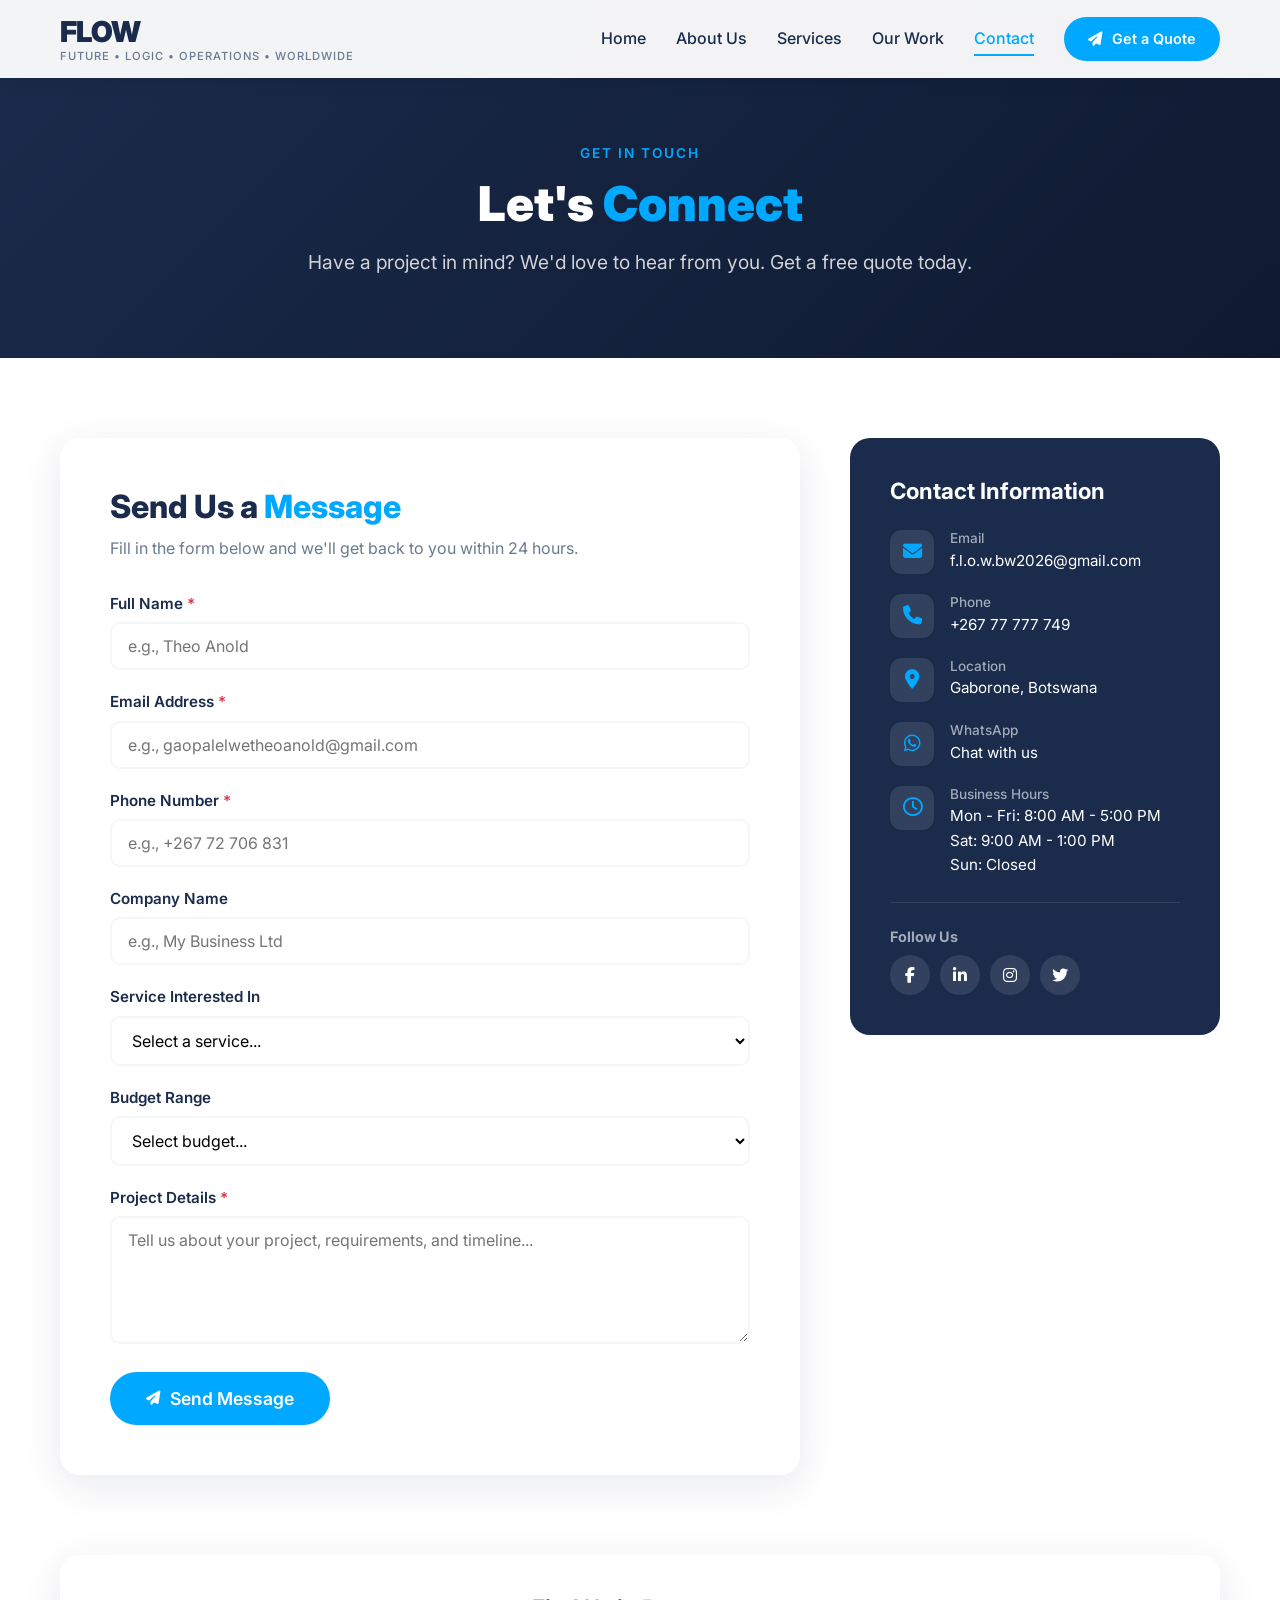
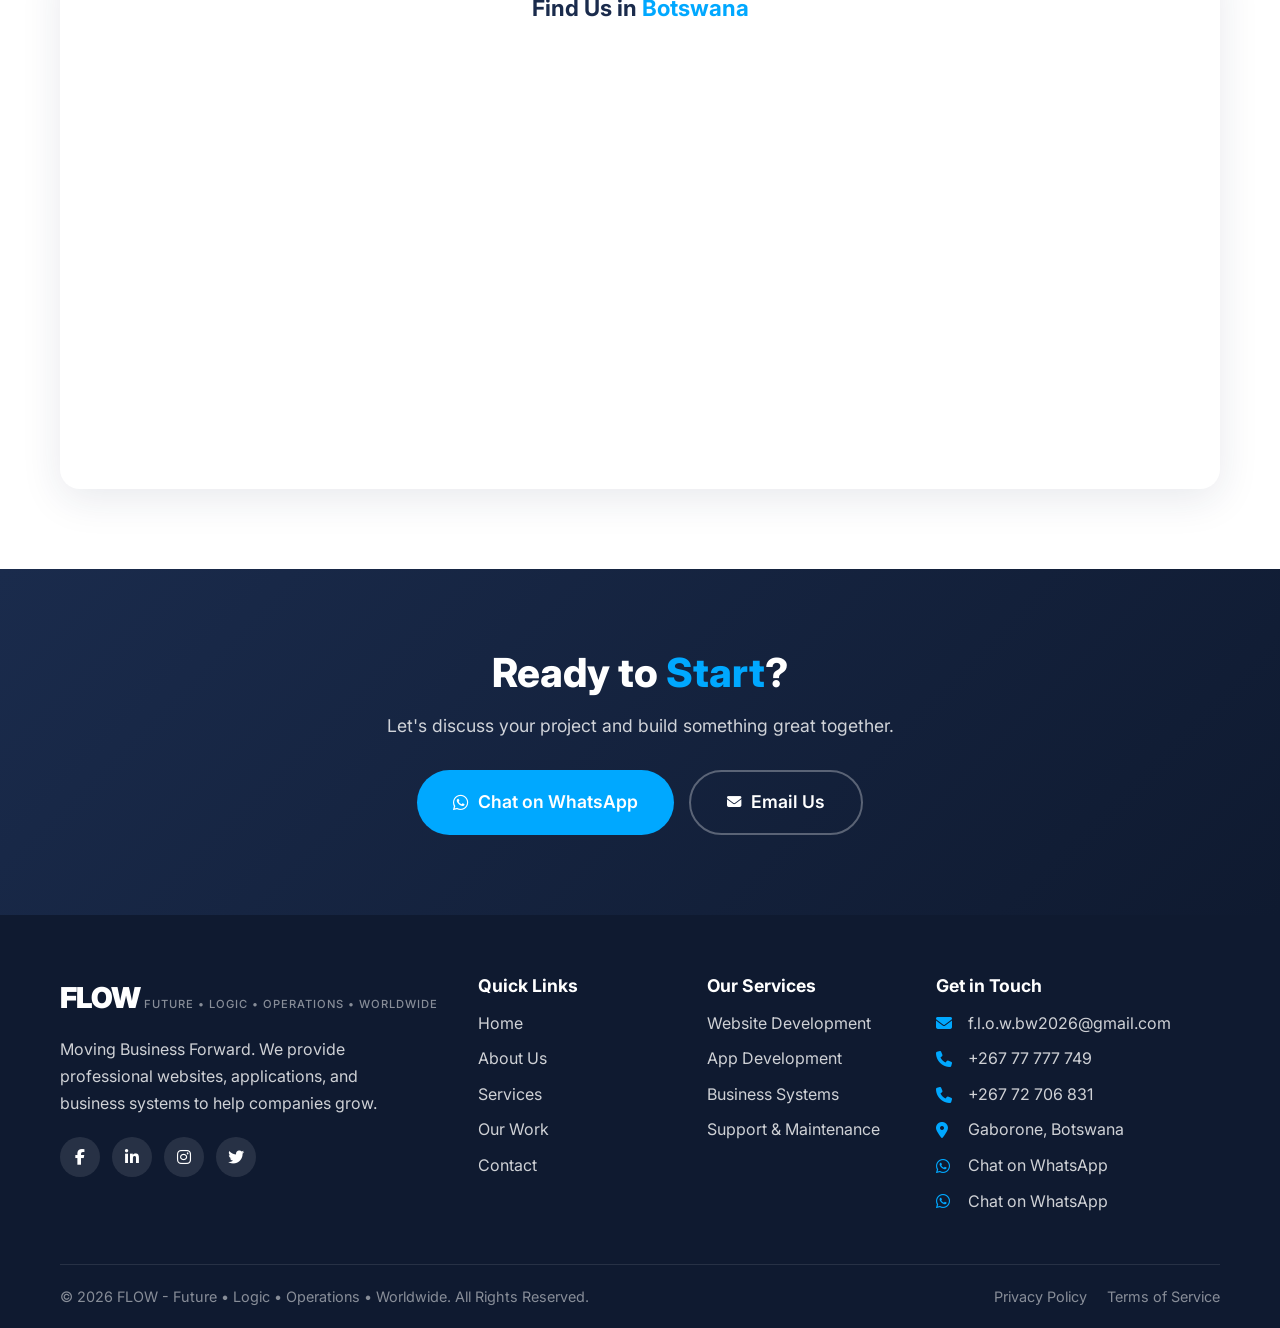
<file: contact.html>
<!DOCTYPE html>
<html lang="en">
<head>
    <meta charset="UTF-8">
    <meta name="viewport" content="width=device-width, initial-scale=1.0">
    <title>Contact FLOW | Future • Logic • Operations • Worldwide</title>
    
    <!-- SEO Meta Tags -->
    <meta name="description" content="Contact FLOW for professional website development, app development, and business systems in Botswana.">
    <meta name="keywords" content="contact FLOW, technology solutions Botswana, website quote, app development">
    <meta name="author" content="FLOW">
    
    <!-- Google Fonts -->
    <link href="https://fonts.googleapis.com/css2?family=Inter:wght@300;400;500;600;700;800;900&display=swap" rel="stylesheet">
    
    <!-- Font Awesome Icons -->
    <link rel="stylesheet" href="https://cdnjs.cloudflare.com/ajax/libs/font-awesome/6.4.0/css/all.min.css">
    
    <!-- Custom CSS -->
    <link rel="stylesheet" href="css/style.css">
</head>
<body>

    <!-- ============================================ -->
    <!-- HEADER                                       -->
    <!-- ============================================ -->
    <header class="header">
        <nav class="navbar" role="navigation" aria-label="Main Navigation">
            <div class="nav-container">
                <div class="logo">
                    <a href="index.html" aria-label="FLOW Home">
                        <span class="logo-text">FLOW</span>
                        <span class="logo-tagline">Future • Logic • Operations • Worldwide</span>
                    </a>
                </div>
                <ul class="nav-menu" id="navMenu">
                    <li class="nav-item"><a href="index.html" class="nav-link">Home</a></li>
                    <li class="nav-item"><a href="about.html" class="nav-link">About Us</a></li>
                    <li class="nav-item"><a href="services.html" class="nav-link">Services</a></li>
                    <li class="nav-item"><a href="portfolio.html" class="nav-link">Our Work</a></li>
                    <li class="nav-item"><a href="contact.html" class="nav-link active">Contact</a></li>
                    <li class="nav-item">
                        <a href="contact.html" class="btn btn-primary nav-cta">
                            <i class="fas fa-paper-plane"></i> Get a Quote
                        </a>
                    </li>
                </ul>
                <div class="hamburger" id="hamburger" aria-label="Toggle Menu" role="button" tabindex="0">
                    <span class="bar"></span>
                    <span class="bar"></span>
                    <span class="bar"></span>
                </div>
            </div>
        </nav>
    </header>

    <main>
        <!-- ============================================ -->
        <!-- PAGE HERO                                    -->
        <!-- ============================================ -->
        <section class="page-hero">
            <div class="container">
                <div class="page-hero-content">
                    <span class="section-tag">Get in Touch</span>
                    <h1 class="page-hero-title">Let's <span class="highlight">Connect</span></h1>
                    <p class="page-hero-subtitle">
                        Have a project in mind? We'd love to hear from you. Get a free quote today.
                    </p>
                </div>
            </div>
        </section>

        <!-- ============================================ -->
        <!-- CONTACT SECTION                              -->
        <!-- ============================================ -->
        <section class="contact-section">
            <div class="container">
                <div class="contact-grid">
                    
                    <!-- Contact Form -->
                    <div class="contact-form-wrapper">
                        <h2 class="contact-form-title">Send Us a <span class="highlight">Message</span></h2>
                        <p class="contact-form-subtitle">
                            Fill in the form below and we'll get back to you within 24 hours.
                        </p>
                        
                        <form id="contactForm" class="contact-form" action="#" method="POST">
                            <div class="form-group">
                                <label for="name">Full Name <span class="required">*</span></label>
                                <input type="text" id="name" name="name" placeholder="e.g., Theo Anold" required>
                            </div>
                            
                            <div class="form-group">
                                <label for="email">Email Address <span class="required">*</span></label>
                                <input type="email" id="email" name="email" placeholder="e.g., gaopalelwetheoanold@gmail.com" required>
                            </div>
                            
                            <div class="form-group">
                                <label for="phone">Phone Number <span class="required">*</span></label>
                                <input type="tel" id="phone" name="phone" placeholder="e.g., +267 72 706 831" required>
                            </div>
                            
                            <div class="form-group">
                                <label for="company">Company Name</label>
                                <input type="text" id="company" name="company" placeholder="e.g., My Business Ltd">
                            </div>
                            
                            <div class="form-group">
                                <label for="service">Service Interested In</label>
                                <select id="service" name="service">
                                    <option value="">Select a service...</option>
                                    <option value="website">Website Development</option>
                                    <option value="application">Application Development</option>
                                    <option value="system">Business System</option>
                                    <option value="maintenance">Support & Maintenance</option>
                                    <option value="other">Other</option>
                                </select>
                            </div>
                            
                            <div class="form-group">
                                <label for="budget">Budget Range</label>
                                <select id="budget" name="budget">
                                    <option value="">Select budget...</option>
                                    <option value="under-5000">Under P5,000</option>
                                    <option value="5000-15000">P5,000 - P15,000</option>
                                    <option value="15000-30000">P15,000 - P30,000</option>
                                    <option value="30000-50000">P30,000 - P50,000</option>
                                    <option value="over-50000">Over P50,000</option>
                                </select>
                            </div>
                            
                            <div class="form-group">
                                <label for="message">Project Details <span class="required">*</span></label>
                                <textarea id="message" name="message" rows="5" 
                                    placeholder="Tell us about your project, requirements, and timeline..." required></textarea>
                            </div>
                            
                            <button type="submit" class="btn btn-primary btn-large">
                                <i class="fas fa-paper-plane"></i> Send Message
                            </button>
                        </form>
                    </div>
                    
                    <!-- Contact Info -->
                    <div class="contact-info-wrapper">
                        <div class="contact-info-card">
                            <h3>Contact Information</h3>
                            
                            <div class="contact-info-item">
                                <div class="contact-info-icon">
                                    <i class="fas fa-envelope"></i>
                                </div>
                                <div>
                                    <h4>Email</h4>
                                    <a href="mailto:f.l.o.w.bw2026@gmail.com">f.l.o.w.bw2026@gmail.com</a>
                                </div>
                            </div>
                            
                            <div class="contact-info-item">
                                <div class="contact-info-icon">
                                    <i class="fas fa-phone"></i>
                                </div>
                                <div>
                                    <h4>Phone</h4>
                                    <a href="tel:+26771123456">+267 77 777 749</a>
                                </div>
                            </div>
                            
                            <div class="contact-info-item">
                                <div class="contact-info-icon">
                                    <i class="fas fa-map-marker-alt"></i>
                                </div>
                                <div>
                                    <h4>Location</h4>
                                    <span>Gaborone, Botswana</span>
                                </div>
                            </div>
                            
                            <div class="contact-info-item">
                                <div class="contact-info-icon">
                                    <i class="fab fa-whatsapp"></i>
                                </div>
                                <div>
                                    <h4>WhatsApp</h4>
                                    <a href="https://wa.me/26771123456">Chat with us</a>
                                </div>
                            </div>
                            
                            <div class="contact-info-item">
                                <div class="contact-info-icon">
                                    <i class="far fa-clock"></i>
                                </div>
                                <div>
                                    <h4>Business Hours</h4>
                                    <span>Mon - Fri: 8:00 AM - 5:00 PM</span>
                                    <span>Sat: 9:00 AM - 1:00 PM</span>
                                    <span>Sun: Closed</span>
                                </div>
                            </div>
                            
                            <div class="contact-social">
                                <h4>Follow Us</h4>
                                <div class="social-links">
                                    <a href="#" target="_blank" aria-label="Facebook"><i class="fab fa-facebook-f"></i></a>
                                    <a href="#" target="_blank" aria-label="LinkedIn"><i class="fab fa-linkedin-in"></i></a>
                                    <a href="#" target="_blank" aria-label="Instagram"><i class="fab fa-instagram"></i></a>
                                    <a href="#" target="_blank" aria-label="Twitter"><i class="fab fa-twitter"></i></a>
                                </div>
                            </div>
                        </div>
                    </div>
                    
                </div>
            </div>
        </section>

        <!-- ============================================ -->
        <!-- MAP SECTION                                 -->
        <!-- ============================================ -->
        <section class="map-section">
            <div class="container">
                <div class="map-wrapper">
                    <h3 class="map-title">Find Us in <span class="highlight">Botswana</span></h3>
                    <div class="map-container">
                        <!-- Google Maps Embed -->
                        <iframe 
                            src="https://www.google.com/maps/embed?pb=!1m18!1m12!1m3!1d115403.89350027993!2d25.900000000000034!3d-24.6666667!2m3!1f0!2f0!3f0!3m2!1i1024!2i768!4f13.1!3m3!1m2!1s0x1ebb58b9e2a0105b%3A0xd10d2ca1e6eb35e0!2sGaborone%2C%20Botswana!5e0!3m2!1sen!2s!4v1700000000000" 
                            width="100%" 
                            height="400" 
                            style="border:0; border-radius: 16px;" 
                            allowfullscreen="" 
                            loading="lazy" 
                            referrerpolicy="no-referrer-when-downgrade"
                            title="FLOW Location Map">
                        </iframe>
                    </div>
                </div>
            </div>
        </section>

        <!-- ============================================ -->
        <!-- CTA SECTION                                  -->
        <!-- ============================================ -->
        <section class="cta-section">
            <div class="container">
                <div class="cta-content">
                    <h2 class="cta-title">Ready to <span class="highlight">Start</span>?</h2>
                    <p class="cta-description">
                        Let's discuss your project and build something great together.
                    </p>
                    <div class="cta-buttons">
                        <a href="https://wa.me/26771123456" class="btn btn-primary btn-large">
                            <i class="fab fa-whatsapp"></i> Chat on WhatsApp
                        </a>
                        <a href="mailto:info@flow.co.bw" class="btn btn-secondary btn-large">
                            <i class="fas fa-envelope"></i> Email Us
                        </a>
                    </div>
                </div>
            </div>
        </section>
    </main>

    <!-- ============================================ -->
    <!-- FOOTER                                       -->
    <!-- ============================================ -->
    <footer class="footer">
        <div class="container">
            <div class="footer-grid">
                <div class="footer-brand">
                    <div class="footer-logo">
                        <span class="logo-text">FLOW</span>
                        <span class="logo-tagline">Future • Logic • Operations • Worldwide</span>
                    </div>
                    <p class="footer-description">
                        Moving Business Forward. We provide professional websites, 
                        applications, and business systems to help companies grow.
                    </p>
                    <div class="footer-social">
                        <a href="#" aria-label="Facebook" target="_blank"><i class="fab fa-facebook-f"></i></a>
                        <a href="#" aria-label="LinkedIn" target="_blank"><i class="fab fa-linkedin-in"></i></a>
                        <a href="#" aria-label="Instagram" target="_blank"><i class="fab fa-instagram"></i></a>
                        <a href="#" aria-label="Twitter" target="_blank"><i class="fab fa-twitter"></i></a>
                    </div>
                </div>
                <div class="footer-links">
                    <h4>Quick Links</h4>
                    <ul>
                        <li><a href="index.html">Home</a></li>
                        <li><a href="about.html">About Us</a></li>
                        <li><a href="services.html">Services</a></li>
                        <li><a href="portfolio.html">Our Work</a></li>
                        <li><a href="contact.html">Contact</a></li>
                    </ul>
                </div>
                <div class="footer-links">
                    <h4>Our Services</h4>
                    <ul>
                        <li><a href="services.html">Website Development</a></li>
                        <li><a href="services.html">App Development</a></li>
                        <li><a href="services.html">Business Systems</a></li>
                        <li><a href="services.html">Support & Maintenance</a></li>
                    </ul>
                </div>
                <div class="footer-contact">
                    <h4>Get in Touch</h4>
                    <ul>
                        <li><i class="fas fa-envelope"></i> <a href="mailto:f.l.o.w.bw2026@gmail.com">f.l.o.w.bw2026@gmail.com</a></li>
                        <li><i class="fas fa-phone"></i> <a href="tel:+26777777749">+267 77 777 749</a></li>
                        <li><i class="fas fa-phone"></i> <a href="tel:+26772706831">+267 72 706 831</a></li>
                        <li><i class="fas fa-map-marker-alt"></i> <span>Gaborone, Botswana</span></li>
                        <li><i class="fab fa-whatsapp"></i> <a href="https://wa.me/26777777749">Chat on WhatsApp</a></li>
                        <li><i class="fab fa-whatsapp"></i> <a href="https://wa.me/26772706831">Chat on WhatsApp</a></li>
                    </ul>
                </div>
            </div>
            <div class="footer-bottom">
                <p>&copy; 2026 FLOW - Future • Logic • Operations • Worldwide. All Rights Reserved.</p>
                <div class="footer-bottom-links">
                    <a href="privacy.html">Privacy Policy</a>
                    <a href="terms.html">Terms of Service</a>
                </div>
            </div>
        </div>
    </footer>

    <script src="js/script.js"></script>
</body>
</html>
</file>
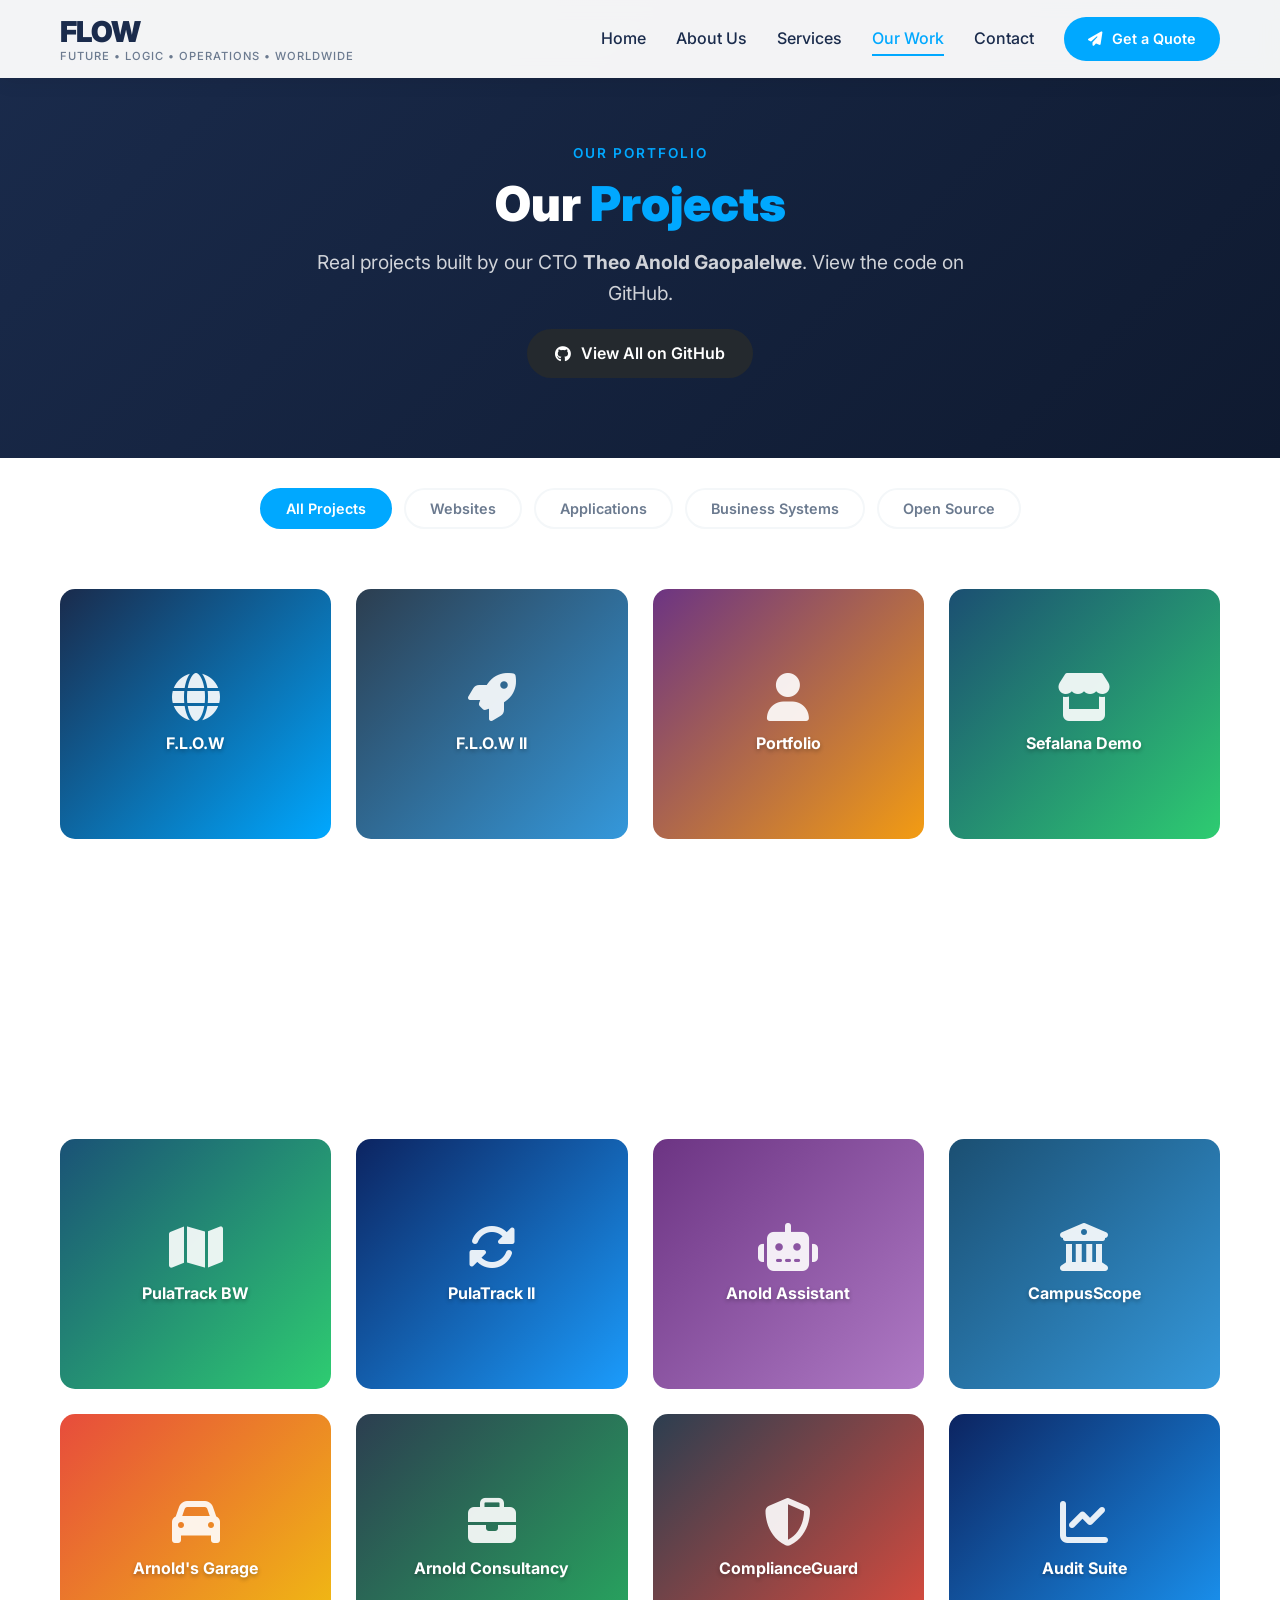
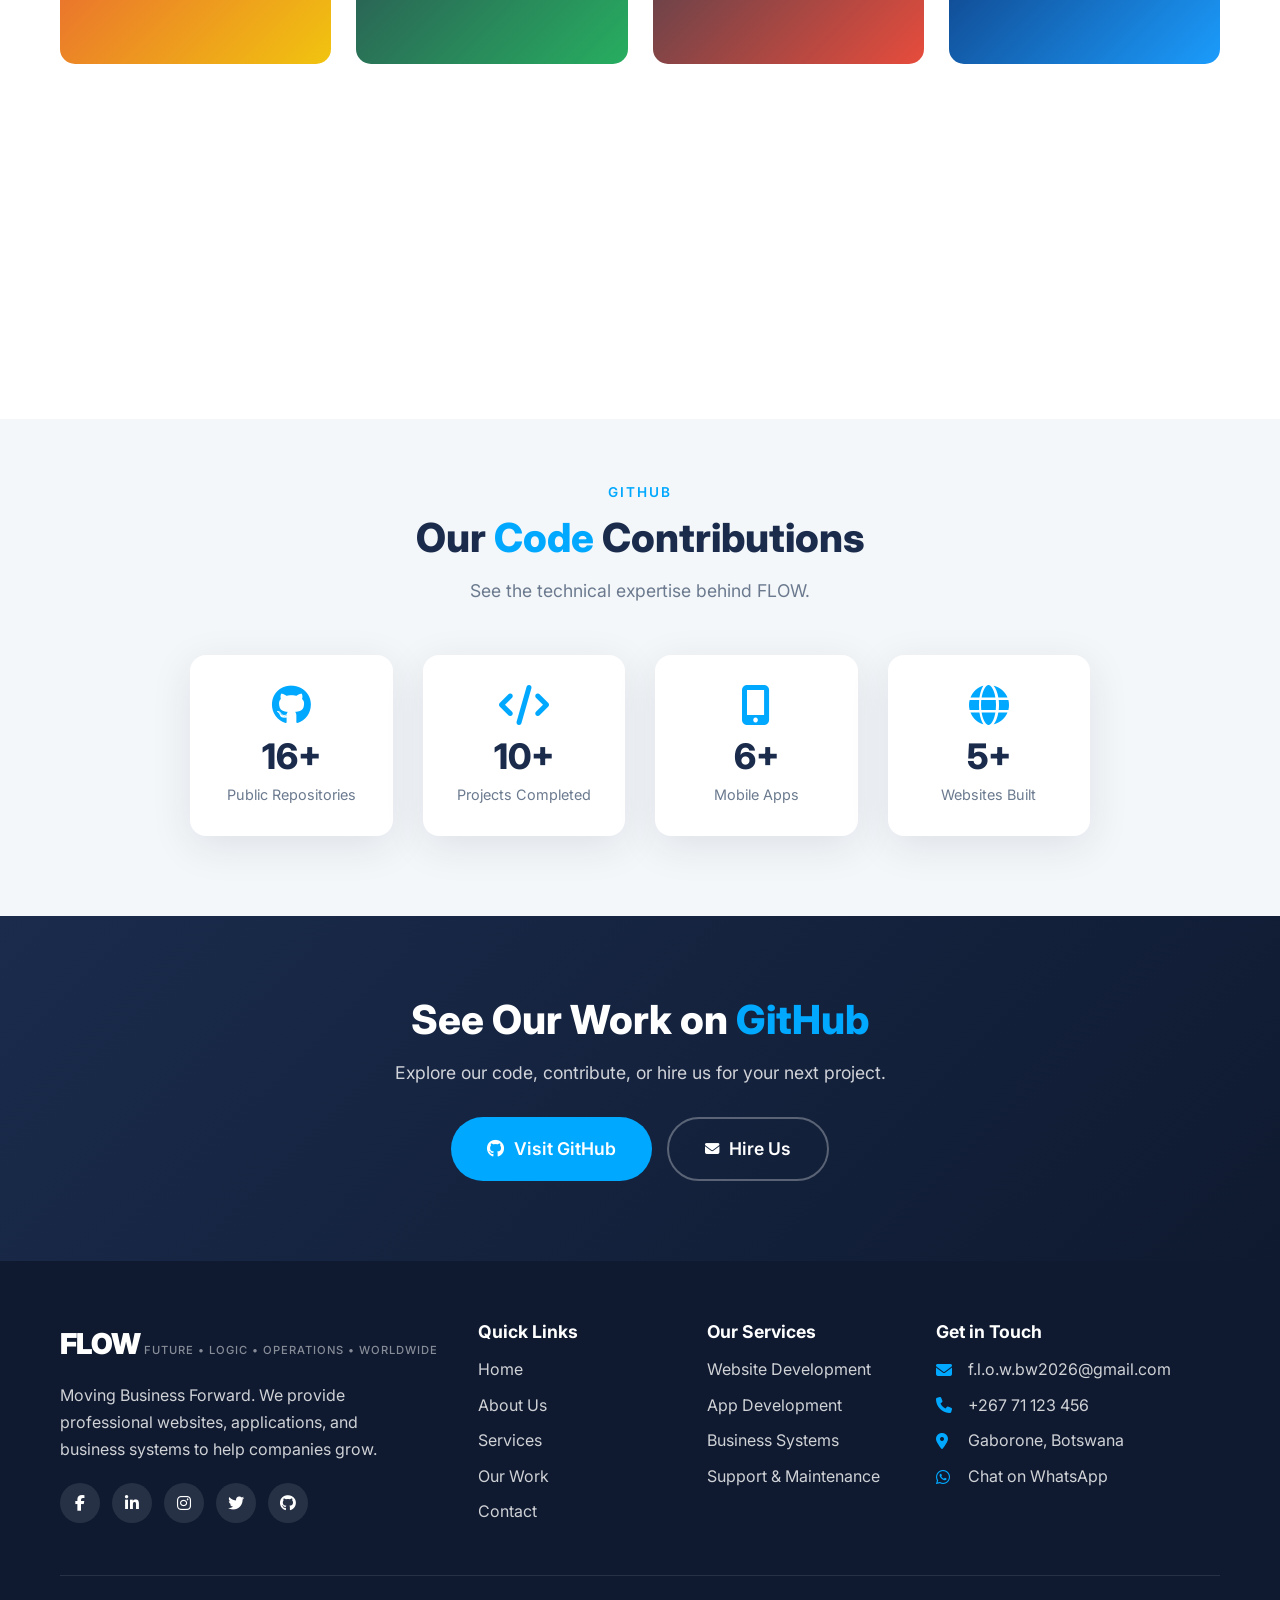
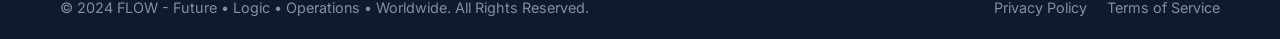
<file: portfolio.html>
<!DOCTYPE html>
<html lang="en">
<head>
    <meta charset="UTF-8">
    <meta name="viewport" content="width=device-width, initial-scale=1.0">
    <title>Our Work - FLOW | Future • Logic • Operations • Worldwide</title>
    
    <meta name="description" content="Explore FLOW's portfolio - real projects built by Theo Anold Gaopalelwe for businesses in Botswana.">
    <meta name="keywords" content="portfolio, websites, apps, business systems, Botswana, GitHub, PulaTrack, CampusScope">
    <meta name="author" content="FLOW">
    
    <link href="https://fonts.googleapis.com/css2?family=Inter:wght@300;400;500;600;700;800;900&display=swap" rel="stylesheet">
    <link rel="stylesheet" href="https://cdnjs.cloudflare.com/ajax/libs/font-awesome/6.4.0/css/all.min.css">
    <link rel="stylesheet" href="css/style.css">
</head>
<body>

    <!-- HEADER -->
    <header class="header">
        <nav class="navbar" role="navigation" aria-label="Main Navigation">
            <div class="nav-container">
                <div class="logo">
                    <a href="index.html" aria-label="FLOW Home">
                        <span class="logo-text">FLOW</span>
                        <span class="logo-tagline">Future • Logic • Operations • Worldwide</span>
                    </a>
                </div>
                <ul class="nav-menu" id="navMenu">
                    <li class="nav-item"><a href="index.html" class="nav-link">Home</a></li>
                    <li class="nav-item"><a href="about.html" class="nav-link">About Us</a></li>
                    <li class="nav-item"><a href="services.html" class="nav-link">Services</a></li>
                    <li class="nav-item"><a href="portfolio.html" class="nav-link active">Our Work</a></li>
                    <li class="nav-item"><a href="contact.html" class="nav-link">Contact</a></li>
                    <li class="nav-item">
                        <a href="contact.html" class="btn btn-primary nav-cta">
                            <i class="fas fa-paper-plane"></i> Get a Quote
                        </a>
                    </li>
                </ul>
                <div class="hamburger" id="hamburger" aria-label="Toggle Menu" role="button" tabindex="0">
                    <span class="bar"></span>
                    <span class="bar"></span>
                    <span class="bar"></span>
                </div>
            </div>
        </nav>
    </header>

    <main>
        <!-- PAGE HERO -->
        <section class="page-hero">
            <div class="container">
                <div class="page-hero-content">
                    <span class="section-tag">Our Portfolio</span>
                    <h1 class="page-hero-title">Our <span class="highlight">Projects</span></h1>
                    <p class="page-hero-subtitle">
                        Real projects built by our CTO <strong>Theo Anold Gaopalelwe</strong>. 
                        View the code on GitHub.
                    </p>
                    <div class="hero-github-link">
                        <a href="https://github.com/bida24-072" target="_blank" class="btn btn-primary">
                            <i class="fab fa-github"></i> View All on GitHub
                        </a>
                    </div>
                </div>
            </div>
        </section>

        <!-- FILTER BUTTONS -->
        <section class="portfolio-filter">
            <div class="container">
                <div class="filter-buttons">
                    <button class="filter-btn active" data-filter="all">All Projects</button>
                    <button class="filter-btn" data-filter="websites">Websites</button>
                    <button class="filter-btn" data-filter="apps">Applications</button>
                    <button class="filter-btn" data-filter="systems">Business Systems</button>
                    <button class="filter-btn" data-filter="opensource">Open Source</button>
                </div>
            </div>
        </section>

        <!-- PORTFOLIO GRID -->
        <section class="portfolio-grid-full">
            <div class="container">
                <div class="portfolio-grid" id="portfolioGrid">

                    <!-- ========================================= -->
                    <!-- WEBSITE PROJECTS                          -->
                    <!-- ========================================= -->

                    <!-- FLOW Website -->
                    <div class="portfolio-item" data-category="websites">
                        <div class="project-thumbnail" style="background: linear-gradient(135deg, #1A2B4C, #00A8FF);">
                            <div class="thumbnail-content">
                                <i class="fas fa-globe" style="font-size: 3rem; color: white;"></i>
                                <span style="color: white; font-weight: 700; margin-top: 10px;">F.L.O.W</span>
                            </div>
                        </div>
                        <div class="portfolio-overlay">
                            <div class="project-header">
                                <i class="fab fa-github"></i>
                                <h4>F.L.O.W Website</h4>
                            </div>
                            <p>FLOW's official corporate website - Future • Logic • Operations • Worldwide</p>
                            <div class="portfolio-tags">
                                <span class="portfolio-tag">HTML5</span>
                                <span class="portfolio-tag">CSS3</span>
                                <span class="portfolio-tag">JavaScript</span>
                            </div>
                            <div class="portfolio-links">
                                <a href="https://github.com/bida24-072/F.L.O.W" target="_blank" class="portfolio-link">
                                    <i class="fab fa-github"></i> View Code
                                </a>
                                <a href="index.html" target="_blank" class="portfolio-link">
                                    <i class="fas fa-external-link-alt"></i> Live Demo
                                </a>
                            </div>
                        </div>
                    </div>

                    <!-- FLOW Website V2 -->
                    <div class="portfolio-item" data-category="websites">
                        <div class="project-thumbnail" style="background: linear-gradient(135deg, #2C3E50, #3498DB);">
                            <div class="thumbnail-content">
                                <i class="fas fa-rocket" style="font-size: 3rem; color: white;"></i>
                                <span style="color: white; font-weight: 700; margin-top: 10px;">F.L.O.W II</span>
                            </div>
                        </div>
                        <div class="portfolio-overlay">
                            <div class="project-header">
                                <i class="fab fa-github"></i>
                                <h4>F.L.O.W Website V2</h4>
                            </div>
                            <p>Updated version of FLOW's corporate website with improved features</p>
                            <div class="portfolio-tags">
                                <span class="portfolio-tag">HTML5</span>
                                <span class="portfolio-tag">CSS3</span>
                                <span class="portfolio-tag">JavaScript</span>
                            </div>
                            <div class="portfolio-links">
                                <a href="https://github.com/bida24-072/F.L.O.W-II-" target="_blank" class="portfolio-link">
                                    <i class="fab fa-github"></i> View Code
                                </a>
                            </div>
                        </div>
                    </div>

                    <!-- Website Portfolio -->
                    <div class="portfolio-item" data-category="websites">
                        <div class="project-thumbnail" style="background: linear-gradient(135deg, #6C3483, #F39C12);">
                            <div class="thumbnail-content">
                                <i class="fas fa-user" style="font-size: 3rem; color: white;"></i>
                                <span style="color: white; font-weight: 700; margin-top: 10px;">Portfolio</span>
                            </div>
                        </div>
                        <div class="portfolio-overlay">
                            <div class="project-header">
                                <i class="fab fa-github"></i>
                                <h4>Personal Portfolio</h4>
                            </div>
                            <p>Professional portfolio website showcasing development skills and projects</p>
                            <div class="portfolio-tags">
                                <span class="portfolio-tag">HTML5</span>
                                <span class="portfolio-tag">CSS3</span>
                                <span class="portfolio-tag">JS</span>
                            </div>
                            <div class="portfolio-links">
                                <a href="https://github.com/bida24-072/website-portfolio" target="_blank" class="portfolio-link">
                                    <i class="fab fa-github"></i> View Code
                                </a>
                            </div>
                        </div>
                    </div>

                    <!-- Sefalana Demo -->
                    <div class="portfolio-item" data-category="websites">
                        <div class="project-thumbnail" style="background: linear-gradient(135deg, #1B4F72, #2ECC71);">
                            <div class="thumbnail-content">
                                <i class="fas fa-store" style="font-size: 3rem; color: white;"></i>
                                <span style="color: white; font-weight: 700; margin-top: 10px;">Sefalana Demo</span>
                            </div>
                        </div>
                        <div class="portfolio-overlay">
                            <div class="project-header">
                                <i class="fab fa-github"></i>
                                <h4>Sefalana Demo Web</h4>
                            </div>
                            <p>Demo website for Sefalana - retail and wholesale business showcase</p>
                            <div class="portfolio-tags">
                                <span class="portfolio-tag">HTML5</span>
                                <span class="portfolio-tag">CSS3</span>
                                <span class="portfolio-tag">Demo</span>
                            </div>
                            <div class="portfolio-links">
                                <a href="https://github.com/bida24-072/sefalana-demo-web" target="_blank" class="portfolio-link">
                                    <i class="fab fa-github"></i> View Code
                                </a>
                            </div>
                        </div>
                    </div>

                    <!-- My GitHub Page -->
                    <div class="portfolio-item" data-category="websites">
                        <div class="project-thumbnail" style="background: linear-gradient(135deg, #24292E, #6E5494);">
                            <div class="thumbnail-content">
                                <i class="fab fa-github" style="font-size: 3rem; color: white;"></i>
                                <span style="color: white; font-weight: 700; margin-top: 10px;">GitHub Page</span>
                            </div>
                        </div>
                        <div class="portfolio-overlay">
                            <div class="project-header">
                                <i class="fab fa-github"></i>
                                <h4>GitHub Page</h4>
                            </div>
                            <p>Custom GitHub profile page with project showcases</p>
                            <div class="portfolio-tags">
                                <span class="portfolio-tag">HTML5</span>
                                <span class="portfolio-tag">CSS3</span>
                                <span class="portfolio-tag">GitHub</span>
                            </div>
                            <div class="portfolio-links">
                                <a href="https://github.com/bida24-072/my-github-page" target="_blank" class="portfolio-link">
                                    <i class="fab fa-github"></i> View Code
                                </a>
                            </div>
                        </div>
                    </div>

                    <!-- ========================================= -->
                    <!-- APPLICATION PROJECTS                      -->
                    <!-- ========================================= -->

                    <!-- PulaTrack iOS -->
                    <div class="portfolio-item" data-category="apps">
                        <div class="project-thumbnail" style="background: linear-gradient(135deg, #000000, #34A853);">
                            <div class="thumbnail-content">
                                <i class="fab fa-apple" style="font-size: 3rem; color: white;"></i>
                                <span style="color: white; font-weight: 700; margin-top: 10px;">PulaTrack iOS</span>
                            </div>
                        </div>
                        <div class="portfolio-overlay">
                            <div class="project-header">
                                <i class="fab fa-github"></i>
                                <h4>PulaTrack iOS</h4>
                            </div>
                            <p>iOS application for PulaTrack - tracking and monitoring solution</p>
                            <div class="portfolio-tags">
                                <span class="portfolio-tag">Swift</span>
                                <span class="portfolio-tag">iOS</span>
                                <span class="portfolio-tag">Mobile App</span>
                            </div>
                            <div class="portfolio-links">
                                <a href="https://github.com/bida24-072/PulaTrack-i-" target="_blank" class="portfolio-link">
                                    <i class="fab fa-github"></i> View Code
                                </a>
                            </div>
                        </div>
                    </div>

                    <!-- PulaTrack V2 -->
                    <div class="portfolio-item" data-category="apps">
                        <div class="project-thumbnail" style="background: linear-gradient(135deg, #FF6B00, #FFA000);">
                            <div class="thumbnail-content">
                                <i class="fas fa-mobile-alt" style="font-size: 3rem; color: white;"></i>
                                <span style="color: white; font-weight: 700; margin-top: 10px;">PulaTrack V2</span>
                            </div>
                        </div>
                        <div class="portfolio-overlay">
                            <div class="project-header">
                                <i class="fab fa-github"></i>
                                <h4>PulaTrack V2</h4>
                            </div>
                            <p>Updated version of PulaTrack with enhanced features and performance</p>
                            <div class="portfolio-tags">
                                <span class="portfolio-tag">React Native</span>
                                <span class="portfolio-tag">Mobile</span>
                                <span class="portfolio-tag">Cross-Platform</span>
                            </div>
                            <div class="portfolio-links">
                                <a href="https://github.com/bida24-072/PulatrackV2" target="_blank" class="portfolio-link">
                                    <i class="fab fa-github"></i> View Code
                                </a>
                            </div>
                        </div>
                    </div>

                    <!-- PulaTrack -->
                    <div class="portfolio-item" data-category="apps">
                        <div class="project-thumbnail" style="background: linear-gradient(135deg, #00B4DB, #0083B0);">
                            <div class="thumbnail-content">
                                <i class="fas fa-map-marker-alt" style="font-size: 3rem; color: white;"></i>
                                <span style="color: white; font-weight: 700; margin-top: 10px;">PulaTrack</span>
                            </div>
                        </div>
                        <div class="portfolio-overlay">
                            <div class="project-header">
                                <i class="fab fa-github"></i>
                                <h4>PulaTrack</h4>
                            </div>
                            <p>Main PulaTrack application - tracking and monitoring solution</p>
                            <div class="portfolio-tags">
                                <span class="portfolio-tag">React Native</span>
                                <span class="portfolio-tag">Mobile</span>
                                <span class="portfolio-tag">GPS Tracking</span>
                            </div>
                            <div class="portfolio-links">
                                <a href="https://github.com/bida24-072/pulatrack" target="_blank" class="portfolio-link">
                                    <i class="fab fa-github"></i> View Code
                                </a>
                            </div>
                        </div>
                    </div>

                    <!-- PulaTrack Botswana -->
                    <div class="portfolio-item" data-category="apps">
                        <div class="project-thumbnail" style="background: linear-gradient(135deg, #1A5276, #2ECC71);">
                            <div class="thumbnail-content">
                                <i class="fas fa-map" style="font-size: 3rem; color: white;"></i>
                                <span style="color: white; font-weight: 700; margin-top: 10px;">PulaTrack BW</span>
                            </div>
                        </div>
                        <div class="portfolio-overlay">
                            <div class="project-header">
                                <i class="fab fa-github"></i>
                                <h4>PulaTrack Botswana</h4>
                            </div>
                            <p>Botswana-specific version of PulaTrack for local businesses</p>
                            <div class="portfolio-tags">
                                <span class="portfolio-tag">React Native</span>
                                <span class="portfolio-tag">Mobile</span>
                                <span class="portfolio-tag">Botswana</span>
                            </div>
                            <div class="portfolio-links">
                                <a href="https://github.com/bida24-072/pulatrack-bw" target="_blank" class="portfolio-link">
                                    <i class="fab fa-github"></i> View Code
                                </a>
                            </div>
                        </div>
                    </div>

                    <!-- PulaTrack II -->
                    <div class="portfolio-item" data-category="apps">
                        <div class="project-thumbnail" style="background: linear-gradient(135deg, #0C2461, #1B9CFC);">
                            <div class="thumbnail-content">
                                <i class="fas fa-sync-alt" style="font-size: 3rem; color: white;"></i>
                                <span style="color: white; font-weight: 700; margin-top: 10px;">PulaTrack II</span>
                            </div>
                        </div>
                        <div class="portfolio-overlay">
                            <div class="project-header">
                                <i class="fab fa-github"></i>
                                <h4>PulaTrack II</h4>
                            </div>
                            <p>Second iteration of PulaTrack with improved architecture</p>
                            <div class="portfolio-tags">
                                <span class="portfolio-tag">React Native</span>
                                <span class="portfolio-tag">Mobile</span>
                            </div>
                            <div class="portfolio-links">
                                <a href="https://github.com/bida24-072/PulaTrack-ii-" target="_blank" class="portfolio-link">
                                    <i class="fab fa-github"></i> View Code
                                </a>
                            </div>
                        </div>
                    </div>

                    <!-- Anold Assistant -->
                    <div class="portfolio-item" data-category="apps">
                        <div class="project-thumbnail" style="background: linear-gradient(135deg, #6C3483, #AF7AC5);">
                            <div class="thumbnail-content">
                                <i class="fas fa-robot" style="font-size: 3rem; color: white;"></i>
                                <span style="color: white; font-weight: 700; margin-top: 10px;">Anold Assistant</span>
                            </div>
                        </div>
                        <div class="portfolio-overlay">
                            <div class="project-header">
                                <i class="fab fa-github"></i>
                                <h4>Anold Assistant</h4>
                            </div>
                            <p>AI-powered assistant application with intelligent features</p>
                            <div class="portfolio-tags">
                                <span class="portfolio-tag">AI</span>
                                <span class="portfolio-tag">Mobile</span>
                                <span class="portfolio-tag">Assistant</span>
                            </div>
                            <div class="portfolio-links">
                                <a href="https://github.com/bida24-072/Anold-assistant-" target="_blank" class="portfolio-link">
                                    <i class="fab fa-github"></i> View Code
                                </a>
                            </div>
                        </div>
                    </div>

                    <!-- ========================================= -->
                    <!-- BUSINESS SYSTEMS PROJECTS                 -->
                    <!-- ========================================= -->

                    <!-- CampusScope -->
                    <div class="portfolio-item" data-category="systems">
                        <div class="project-thumbnail" style="background: linear-gradient(135deg, #1B4F72, #3498DB);">
                            <div class="thumbnail-content">
                                <i class="fas fa-university" style="font-size: 3rem; color: white;"></i>
                                <span style="color: white; font-weight: 700; margin-top: 10px;">CampusScope</span>
                            </div>
                        </div>
                        <div class="portfolio-overlay">
                            <div class="project-header">
                                <i class="fab fa-github"></i>
                                <h4>CampusScope</h4>
                            </div>
                            <p>Comprehensive campus management system for educational institutions</p>
                            <div class="portfolio-tags">
                                <span class="portfolio-tag">React</span>
                                <span class="portfolio-tag">Node.js</span>
                                <span class="portfolio-tag">Management</span>
                            </div>
                            <div class="portfolio-links">
                                <a href="https://github.com/bida24-072/CampusScope" target="_blank" class="portfolio-link">
                                    <i class="fab fa-github"></i> View Code
                                </a>
                            </div>
                        </div>
                    </div>

                    <!-- Arnold's Garage -->
                    <div class="portfolio-item" data-category="systems">
                        <div class="project-thumbnail" style="background: linear-gradient(135deg, #E74C3C, #F1C40F);">
                            <div class="thumbnail-content">
                                <i class="fas fa-car" style="font-size: 3rem; color: white;"></i>
                                <span style="color: white; font-weight: 700; margin-top: 10px;">Arnold's Garage</span>
                            </div>
                        </div>
                        <div class="portfolio-overlay">
                            <div class="project-header">
                                <i class="fab fa-github"></i>
                                <h4>Arnold's Garage</h4>
                            </div>
                            <p>Garage management system for vehicle service and repair shops</p>
                            <div class="portfolio-tags">
                                <span class="portfolio-tag">React</span>
                                <span class="portfolio-tag">Firebase</span>
                                <span class="portfolio-tag">Management</span>
                            </div>
                            <div class="portfolio-links">
                                <a href="https://github.com/bida24-072/Arnold-s-Garage" target="_blank" class="portfolio-link">
                                    <i class="fab fa-github"></i> View Code
                                </a>
                            </div>
                        </div>
                    </div>

                    <!-- Consultancy Agency -->
                    <div class="portfolio-item" data-category="systems">
                        <div class="project-thumbnail" style="background: linear-gradient(135deg, #2C3E50, #27AE60);">
                            <div class="thumbnail-content">
                                <i class="fas fa-briefcase" style="font-size: 3rem; color: white;"></i>
                                <span style="color: white; font-weight: 700; margin-top: 10px;">Arnold Consultancy</span>
                            </div>
                        </div>
                        <div class="portfolio-overlay">
                            <div class="project-header">
                                <i class="fab fa-github"></i>
                                <h4>Arnold Consultancy Agency</h4>
                            </div>
                            <p>Consultancy and lecture agency management platform</p>
                            <div class="portfolio-tags">
                                <span class="portfolio-tag">React</span>
                                <span class="portfolio-tag">Node.js</span>
                                <span class="portfolio-tag">Agency</span>
                            </div>
                            <div class="portfolio-links">
                                <a href="https://github.com/bida24-072/Arnold-Consultancy-Lecture-Agency" target="_blank" class="portfolio-link">
                                    <i class="fab fa-github"></i> View Code
                                </a>
                            </div>
                        </div>
                    </div>

                    <!-- ComplianceGuard -->
                    <div class="portfolio-item" data-category="systems">
                        <div class="project-thumbnail" style="background: linear-gradient(135deg, #2C3E50, #E74C3C);">
                            <div class="thumbnail-content">
                                <i class="fas fa-shield-alt" style="font-size: 3rem; color: white;"></i>
                                <span style="color: white; font-weight: 700; margin-top: 10px;">ComplianceGuard</span>
                            </div>
                        </div>
                        <div class="portfolio-overlay">
                            <div class="project-header">
                                <i class="fab fa-github"></i>
                                <h4>ComplianceGuard</h4>
                            </div>
                            <p>Compliance monitoring and auditing system for businesses</p>
                            <div class="portfolio-tags">
                                <span class="portfolio-tag">Python</span>
                                <span class="portfolio-tag">Django</span>
                                <span class="portfolio-tag">Compliance</span>
                            </div>
                            <div class="portfolio-links">
                                <a href="https://github.com/bida24-072/ComplianceGuard" target="_blank" class="portfolio-link">
                                    <i class="fab fa-github"></i> View Code
                                </a>
                            </div>
                        </div>
                    </div>

                    <!-- Audit Intelligence Suite -->
                    <div class="portfolio-item" data-category="systems">
                        <div class="project-thumbnail" style="background: linear-gradient(135deg, #0C2461, #1B9CFC);">
                            <div class="thumbnail-content">
                                <i class="fas fa-chart-line" style="font-size: 3rem; color: white;"></i>
                                <span style="color: white; font-weight: 700; margin-top: 10px;">Audit Suite</span>
                            </div>
                        </div>
                        <div class="portfolio-overlay">
                            <div class="project-header">
                                <i class="fab fa-github"></i>
                                <h4>Audit Intelligence Suite</h4>
                            </div>
                            <p>Advanced audit intelligence platform with analytics</p>
                            <div class="portfolio-tags">
                                <span class="portfolio-tag">React</span>
                                <span class="portfolio-tag">Node.js</span>
                                <span class="portfolio-tag">Analytics</span>
                            </div>
                            <div class="portfolio-links">
                                <a href="https://github.com/bida24-072/Audit-Intelligence-Suite" target="_blank" class="portfolio-link">
                                    <i class="fab fa-github"></i> View Code
                                </a>
                            </div>
                        </div>
                    </div>

                    <!-- AI Readiness Platform -->
                    <div class="portfolio-item" data-category="systems">
                        <div class="project-thumbnail" style="background: linear-gradient(135deg, #6C3483, #F39C12);">
                            <div class="thumbnail-content">
                                <i class="fas fa-brain" style="font-size: 3rem; color: white;"></i>
                                <span style="color: white; font-weight: 700; margin-top: 10px;">AI Readiness</span>
                            </div>
                        </div>
                        <div class="portfolio-overlay">
                            <div class="project-header">
                                <i class="fab fa-github"></i>
                                <h4>AI Readiness Platform</h4>
                            </div>
                            <p>AI readiness and impact intelligence assessment platform</p>
                            <div class="portfolio-tags">
                                <span class="portfolio-tag">AI</span>
                                <span class="portfolio-tag">Python</span>
                                <span class="portfolio-tag">Assessment</span>
                            </div>
                            <div class="portfolio-links">
                                <a href="https://github.com/bida24-072/Al-Readiness-and-Impact-Intelligence-Platform" target="_blank" class="portfolio-link">
                                    <i class="fab fa-github"></i> View Code
                                </a>
                            </div>
                        </div>
                    </div>

                    <!-- ========================================= -->
                    <!-- OTHER PROJECTS                           -->
                    <!-- ========================================= -->

                    <!-- Contraban Unleashed -->
                    <div class="portfolio-item" data-category="opensource">
                        <div class="project-thumbnail" style="background: linear-gradient(135deg, #E74C3C, #C0392B);">
                            <div class="thumbnail-content">
                                <i class="fas fa-gamepad" style="font-size: 3rem; color: white;"></i>
                                <span style="color: white; font-weight: 700; margin-top: 10px;">Contraban</span>
                            </div>
                        </div>
                        <div class="portfolio-overlay">
                            <div class="project-header">
                                <i class="fab fa-github"></i>
                                <h4>Contraban Unleashed</h4>
                            </div>
                            <p>Gaming/entertainment project with interactive features</p>
                            <div class="portfolio-tags">
                                <span class="portfolio-tag">Game</span>
                                <span class="portfolio-tag">JavaScript</span>
                                <span class="portfolio-tag">Open Source</span>
                            </div>
                            <div class="portfolio-links">
                                <a href="https://github.com/bida24-072/contrabanunleashed" target="_blank" class="portfolio-link">
                                    <i class="fab fa-github"></i> View Code
                                </a>
                            </div>
                        </div>
                    </div>

                    <!-- Main Repo -->
                    <div class="portfolio-item" data-category="opensource">
                        <div class="project-thumbnail" style="background: linear-gradient(135deg, #24292E, #0366D6);">
                            <div class="thumbnail-content">
                                <i class="fab fa-github-alt" style="font-size: 3rem; color: white;"></i>
                                <span style="color: white; font-weight: 700; margin-top: 10px;">bida24-072</span>
                            </div>
                        </div>
                        <div class="portfolio-overlay">
                            <div class="project-header">
                                <i class="fab fa-github"></i>
                                <h4>Main Repository</h4>
                            </div>
                            <p>Central repository containing various projects and experiments</p>
                            <div class="portfolio-tags">
                                <span class="portfolio-tag">Various</span>
                                <span class="portfolio-tag">Open Source</span>
                            </div>
                            <div class="portfolio-links">
                                <a href="https://github.com/bida24-072/bida24-072" target="_blank" class="portfolio-link">
                                    <i class="fab fa-github"></i> View Code
                                </a>
                            </div>
                        </div>
                    </div>

                </div>
            </div>
        </section>

        <!-- GITHUB STATS -->
        <section class="github-stats">
            <div class="container">
                <div class="section-header">
                    <span class="section-tag">GitHub</span>
                    <h2 class="section-title">Our <span class="highlight">Code</span> Contributions</h2>
                    <p class="section-subtitle">
                        See the technical expertise behind FLOW.
                    </p>
                </div>

                <div class="stats-grid">
                    <div class="stat-card">
                        <i class="fab fa-github"></i>
                        <h3>16+</h3>
                        <p>Public Repositories</p>
                    </div>
                    <div class="stat-card">
                        <i class="fas fa-code"></i>
                        <h3>10+</h3>
                        <p>Projects Completed</p>
                    </div>
                    <div class="stat-card">
                        <i class="fas fa-mobile-alt"></i>
                        <h3>6+</h3>
                        <p>Mobile Apps</p>
                    </div>
                    <div class="stat-card">
                        <i class="fas fa-globe"></i>
                        <h3>5+</h3>
                        <p>Websites Built</p>
                    </div>
                </div>
            </div>
        </section>

        <!-- CTA SECTION -->
        <section class="cta-section">
            <div class="container">
                <div class="cta-content">
                    <h2 class="cta-title">See Our Work on <span class="highlight">GitHub</span></h2>
                    <p class="cta-description">
                        Explore our code, contribute, or hire us for your next project.
                    </p>
                    <div class="cta-buttons">
                        <a href="https://github.com/bida24-072" target="_blank" class="btn btn-primary btn-large">
                            <i class="fab fa-github"></i> Visit GitHub
                        </a>
                        <a href="contact.html" class="btn btn-secondary btn-large">
                            <i class="fas fa-envelope"></i> Hire Us
                        </a>
                    </div>
                </div>
            </div>
        </section>
    </main>

    <!-- FOOTER -->
    <footer class="footer">
        <div class="container">
            <div class="footer-grid">
                <div class="footer-brand">
                    <div class="footer-logo">
                        <span class="logo-text">FLOW</span>
                        <span class="logo-tagline">Future • Logic • Operations • Worldwide</span>
                    </div>
                    <p class="footer-description">
                        Moving Business Forward. We provide professional websites, 
                        applications, and business systems to help companies grow.
                    </p>
                    <div class="footer-social">
                        <a href="#" aria-label="Facebook" target="_blank"><i class="fab fa-facebook-f"></i></a>
                        <a href="#" aria-label="LinkedIn" target="_blank"><i class="fab fa-linkedin-in"></i></a>
                        <a href="#" aria-label="Instagram" target="_blank"><i class="fab fa-instagram"></i></a>
                        <a href="#" aria-label="Twitter" target="_blank"><i class="fab fa-twitter"></i></a>
                        <a href="https://github.com/bida24-072" aria-label="GitHub" target="_blank"><i class="fab fa-github"></i></a>
                    </div>
                </div>
                <div class="footer-links">
                    <h4>Quick Links</h4>
                    <ul>
                        <li><a href="index.html">Home</a></li>
                        <li><a href="about.html">About Us</a></li>
                        <li><a href="services.html">Services</a></li>
                        <li><a href="portfolio.html">Our Work</a></li>
                        <li><a href="contact.html">Contact</a></li>
                    </ul>
                </div>
                <div class="footer-links">
                    <h4>Our Services</h4>
                    <ul>
                        <li><a href="services.html">Website Development</a></li>
                        <li><a href="services.html">App Development</a></li>
                        <li><a href="services.html">Business Systems</a></li>
                        <li><a href="services.html">Support & Maintenance</a></li>
                    </ul>
                </div>
                <div class="footer-contact">
                    <h4>Get in Touch</h4>
                    <ul>
                        <li><i class="fas fa-envelope"></i> <a href="mailto:f.l.o.w.bw2026@gmail.com">f.l.o.w.bw2026@gmail.com</a></li>
                        <li><i class="fas fa-phone"></i> <a href="tel:+26771123456">+267 71 123 456</a></li>
                        <li><i class="fas fa-map-marker-alt"></i> <span>Gaborone, Botswana</span></li>
                        <li><i class="fab fa-whatsapp"></i> <a href="https://wa.me/26771123456">Chat on WhatsApp</a></li>
                    </ul>
                </div>
            </div>
            <div class="footer-bottom">
                <p>&copy; 2024 FLOW - Future • Logic • Operations • Worldwide. All Rights Reserved.</p>
                <div class="footer-bottom-links">
                    <a href="privacy.html">Privacy Policy</a>
                    <a href="terms.html">Terms of Service</a>
                </div>
            </div>
        </div>
    </footer>

    <script src="js/script.js"></script>
</body>
</html>
</file>
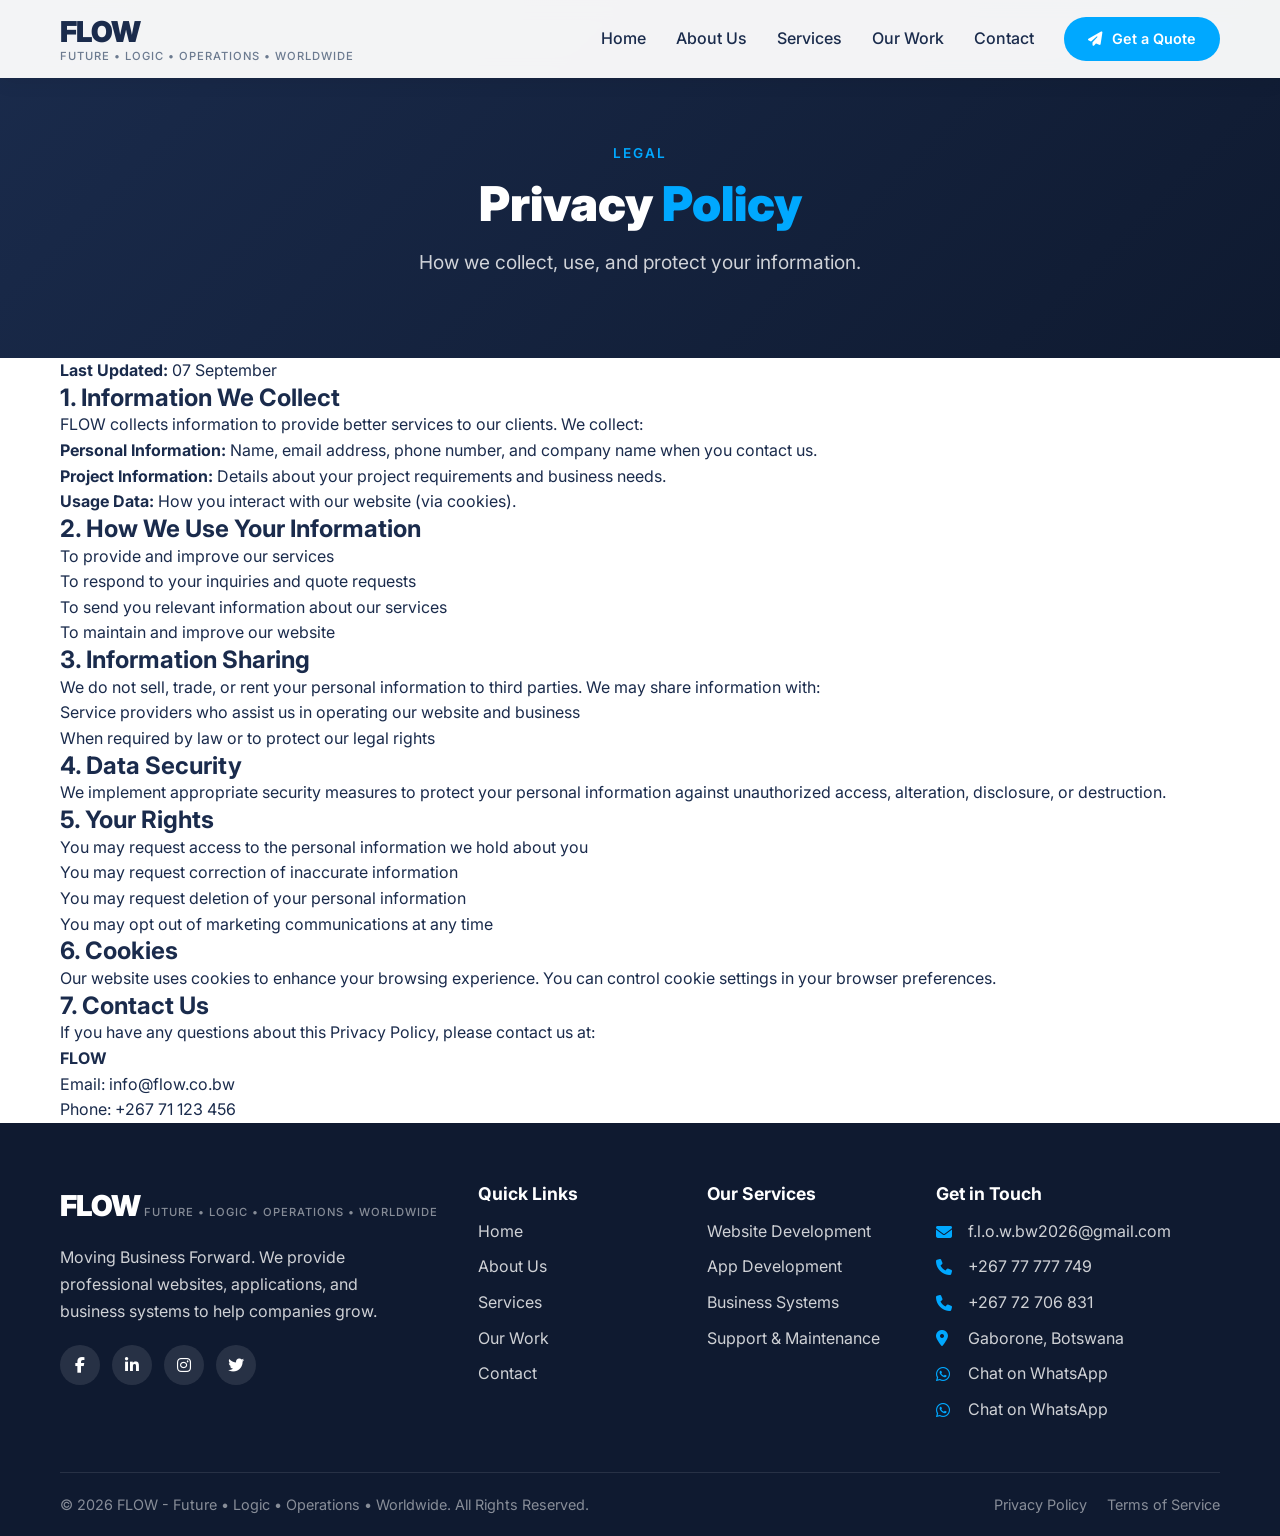
<file: privacy.html>
<!DOCTYPE html>
<html lang="en">
<head>
    <meta charset="UTF-8">
    <meta name="viewport" content="width=device-width, initial-scale=1.0">
    <title>Privacy Policy - FLOW</title>
    
    <!-- Google Fonts -->
    <link href="https://fonts.googleapis.com/css2?family=Inter:wght@300;400;500;600;700;800;900&display=swap" rel="stylesheet">
    
    <!-- Font Awesome Icons -->
    <link rel="stylesheet" href="https://cdnjs.cloudflare.com/ajax/libs/font-awesome/6.4.0/css/all.min.css">
    
    <!-- Custom CSS -->
    <link rel="stylesheet" href="css/style.css">
</head>
<body>

    <header class="header">
        <nav class="navbar" role="navigation" aria-label="Main Navigation">
            <div class="nav-container">
                <div class="logo">
                    <a href="index.html" aria-label="FLOW Home">
                        <span class="logo-text">FLOW</span>
                        <span class="logo-tagline">Future • Logic • Operations • Worldwide</span>
                    </a>
                </div>
                <ul class="nav-menu" id="navMenu">
                    <li class="nav-item"><a href="index.html" class="nav-link">Home</a></li>
                    <li class="nav-item"><a href="about.html" class="nav-link">About Us</a></li>
                    <li class="nav-item"><a href="services.html" class="nav-link">Services</a></li>
                    <li class="nav-item"><a href="portfolio.html" class="nav-link">Our Work</a></li>
                    <li class="nav-item"><a href="contact.html" class="nav-link">Contact</a></li>
                    <li class="nav-item">
                        <a href="contact.html" class="btn btn-primary nav-cta">
                            <i class="fas fa-paper-plane"></i> Get a Quote
                        </a>
                    </li>
                </ul>
                <div class="hamburger" id="hamburger" aria-label="Toggle Menu" role="button" tabindex="0">
                    <span class="bar"></span>
                    <span class="bar"></span>
                    <span class="bar"></span>
                </div>
            </div>
        </nav>
    </header>

    <main>
        <section class="page-hero">
            <div class="container">
                <div class="page-hero-content">
                    <span class="section-tag">Legal</span>
                    <h1 class="page-hero-title">Privacy <span class="highlight">Policy</span></h1>
                    <p class="page-hero-subtitle">
                        How we collect, use, and protect your information.
                    </p>
                </div>
            </div>
        </section>

        <section class="legal-content">
            <div class="container">
                <div class="legal-wrapper">
                    <p class="legal-date"><strong>Last Updated:</strong> 07 September</p>

                    <h2>1. Information We Collect</h2>
                    <p>FLOW collects information to provide better services to our clients. We collect:</p>
                    <ul>
                        <li><strong>Personal Information:</strong> Name, email address, phone number, and company name when you contact us.</li>
                        <li><strong>Project Information:</strong> Details about your project requirements and business needs.</li>
                        <li><strong>Usage Data:</strong> How you interact with our website (via cookies).</li>
                    </ul>

                    <h2>2. How We Use Your Information</h2>
                    <ul>
                        <li>To provide and improve our services</li>
                        <li>To respond to your inquiries and quote requests</li>
                        <li>To send you relevant information about our services</li>
                        <li>To maintain and improve our website</li>
                    </ul>

                    <h2>3. Information Sharing</h2>
                    <p>We do not sell, trade, or rent your personal information to third parties. We may share information with:</p>
                    <ul>
                        <li>Service providers who assist us in operating our website and business</li>
                        <li>When required by law or to protect our legal rights</li>
                    </ul>

                    <h2>4. Data Security</h2>
                    <p>We implement appropriate security measures to protect your personal information against unauthorized access, alteration, disclosure, or destruction.</p>

                    <h2>5. Your Rights</h2>
                    <ul>
                        <li>You may request access to the personal information we hold about you</li>
                        <li>You may request correction of inaccurate information</li>
                        <li>You may request deletion of your personal information</li>
                        <li>You may opt out of marketing communications at any time</li>
                    </ul>

                    <h2>6. Cookies</h2>
                    <p>Our website uses cookies to enhance your browsing experience. You can control cookie settings in your browser preferences.</p>

                    <h2>7. Contact Us</h2>
                    <p>If you have any questions about this Privacy Policy, please contact us at:</p>
                    <p>
                        <strong>FLOW</strong><br>
                        Email: <a href="mailto:info@flow.co.bw">info@flow.co.bw</a><br>
                        Phone: <a href="tel:+26771123456">+267 71 123 456</a>
                    </p>
                </div>
            </div>
        </section>
    </main>

    <footer class="footer">
        <div class="container">
            <div class="footer-grid">
                <div class="footer-brand">
                    <div class="footer-logo">
                        <span class="logo-text">FLOW</span>
                        <span class="logo-tagline">Future • Logic • Operations • Worldwide</span>
                    </div>
                    <p class="footer-description">
                        Moving Business Forward. We provide professional websites, 
                        applications, and business systems to help companies grow.
                    </p>
                    <div class="footer-social">
                        <a href="#" aria-label="Facebook" target="_blank"><i class="fab fa-facebook-f"></i></a>
                        <a href="#" aria-label="LinkedIn" target="_blank"><i class="fab fa-linkedin-in"></i></a>
                        <a href="#" aria-label="Instagram" target="_blank"><i class="fab fa-instagram"></i></a>
                        <a href="#" aria-label="Twitter" target="_blank"><i class="fab fa-twitter"></i></a>
                    </div>
                </div>
                <div class="footer-links">
                    <h4>Quick Links</h4>
                    <ul>
                        <li><a href="index.html">Home</a></li>
                        <li><a href="about.html">About Us</a></li>
                        <li><a href="services.html">Services</a></li>
                        <li><a href="portfolio.html">Our Work</a></li>
                        <li><a href="contact.html">Contact</a></li>
                    </ul>
                </div>
                <div class="footer-links">
                    <h4>Our Services</h4>
                    <ul>
                        <li><a href="services.html">Website Development</a></li>
                        <li><a href="services.html">App Development</a></li>
                        <li><a href="services.html">Business Systems</a></li>
                        <li><a href="services.html">Support & Maintenance</a></li>
                    </ul>
                </div>
                <div class="footer-contact">
                    <h4>Get in Touch</h4>
                    <ul>
                        <li><i class="fas fa-envelope"></i> <a href="mailto:f.l.o.w.bw2026@gmail.com">f.l.o.w.bw2026@gmail.com</a></li>
                       <li><i class="fas fa-phone"></i> <a href="tel:+26771123456">+267 77 777 749</a></li>
                        <li><i class="fas fa-phone"></i> <a href="tel:+26771123456">+267 72 706 831</a></li>
                        <li><i class="fas fa-map-marker-alt"></i> <span>Gaborone, Botswana</span></li>
                      <li><i class="fab fa-whatsapp"></i> <a href="https://wa.me/267777777749">Chat on WhatsApp</a></li>
                        <li><i class="fab fa-whatsapp"></i> <a href="https://wa.me/26772706831">Chat on WhatsApp</a></li>
                    </ul>
                </div>
            </div>
            <div class="footer-bottom">
                <p>&copy; 2026 FLOW - Future • Logic • Operations • Worldwide. All Rights Reserved.</p>
                <div class="footer-bottom-links">
                    <a href="privacy.html">Privacy Policy</a>
                    <a href="terms.html">Terms of Service</a>
                </div>
            </div>
        </div>
    </footer>

    <script src="js/script.js"></script>
</body>
</html>
</file>
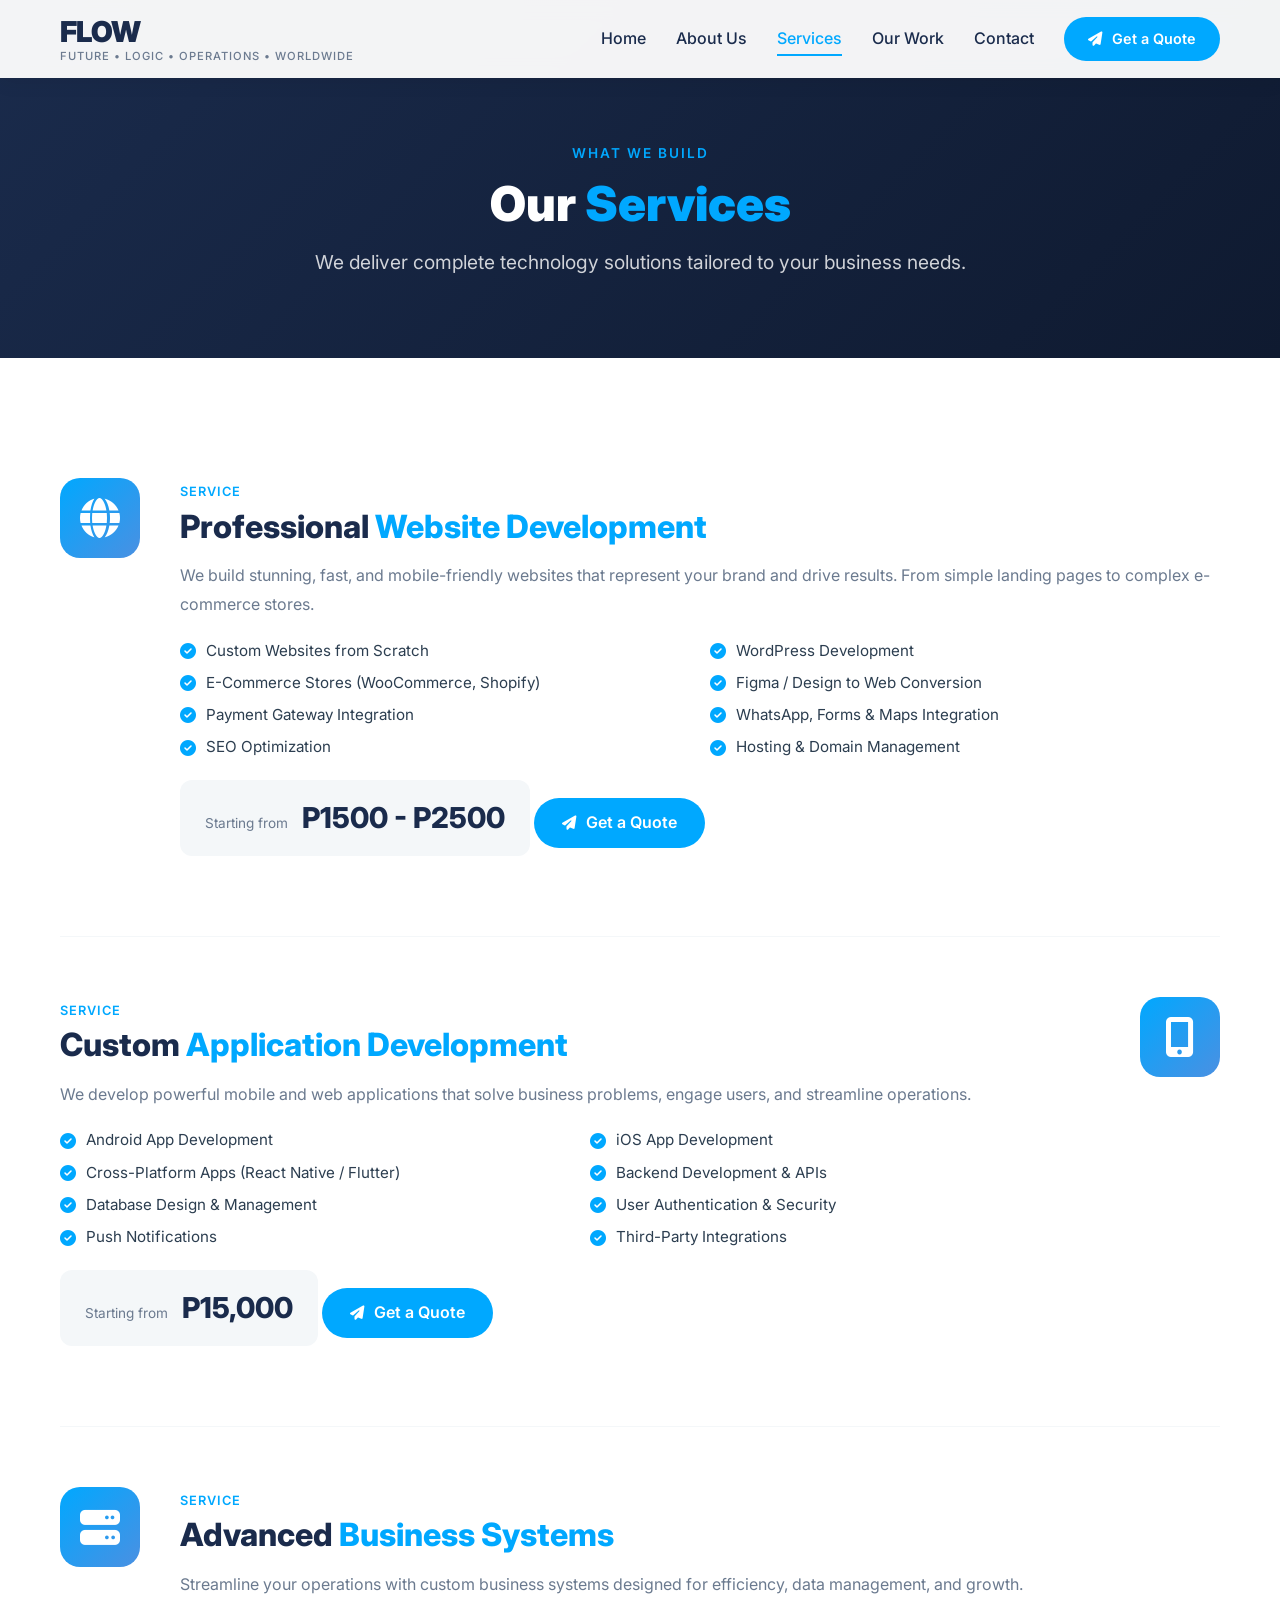
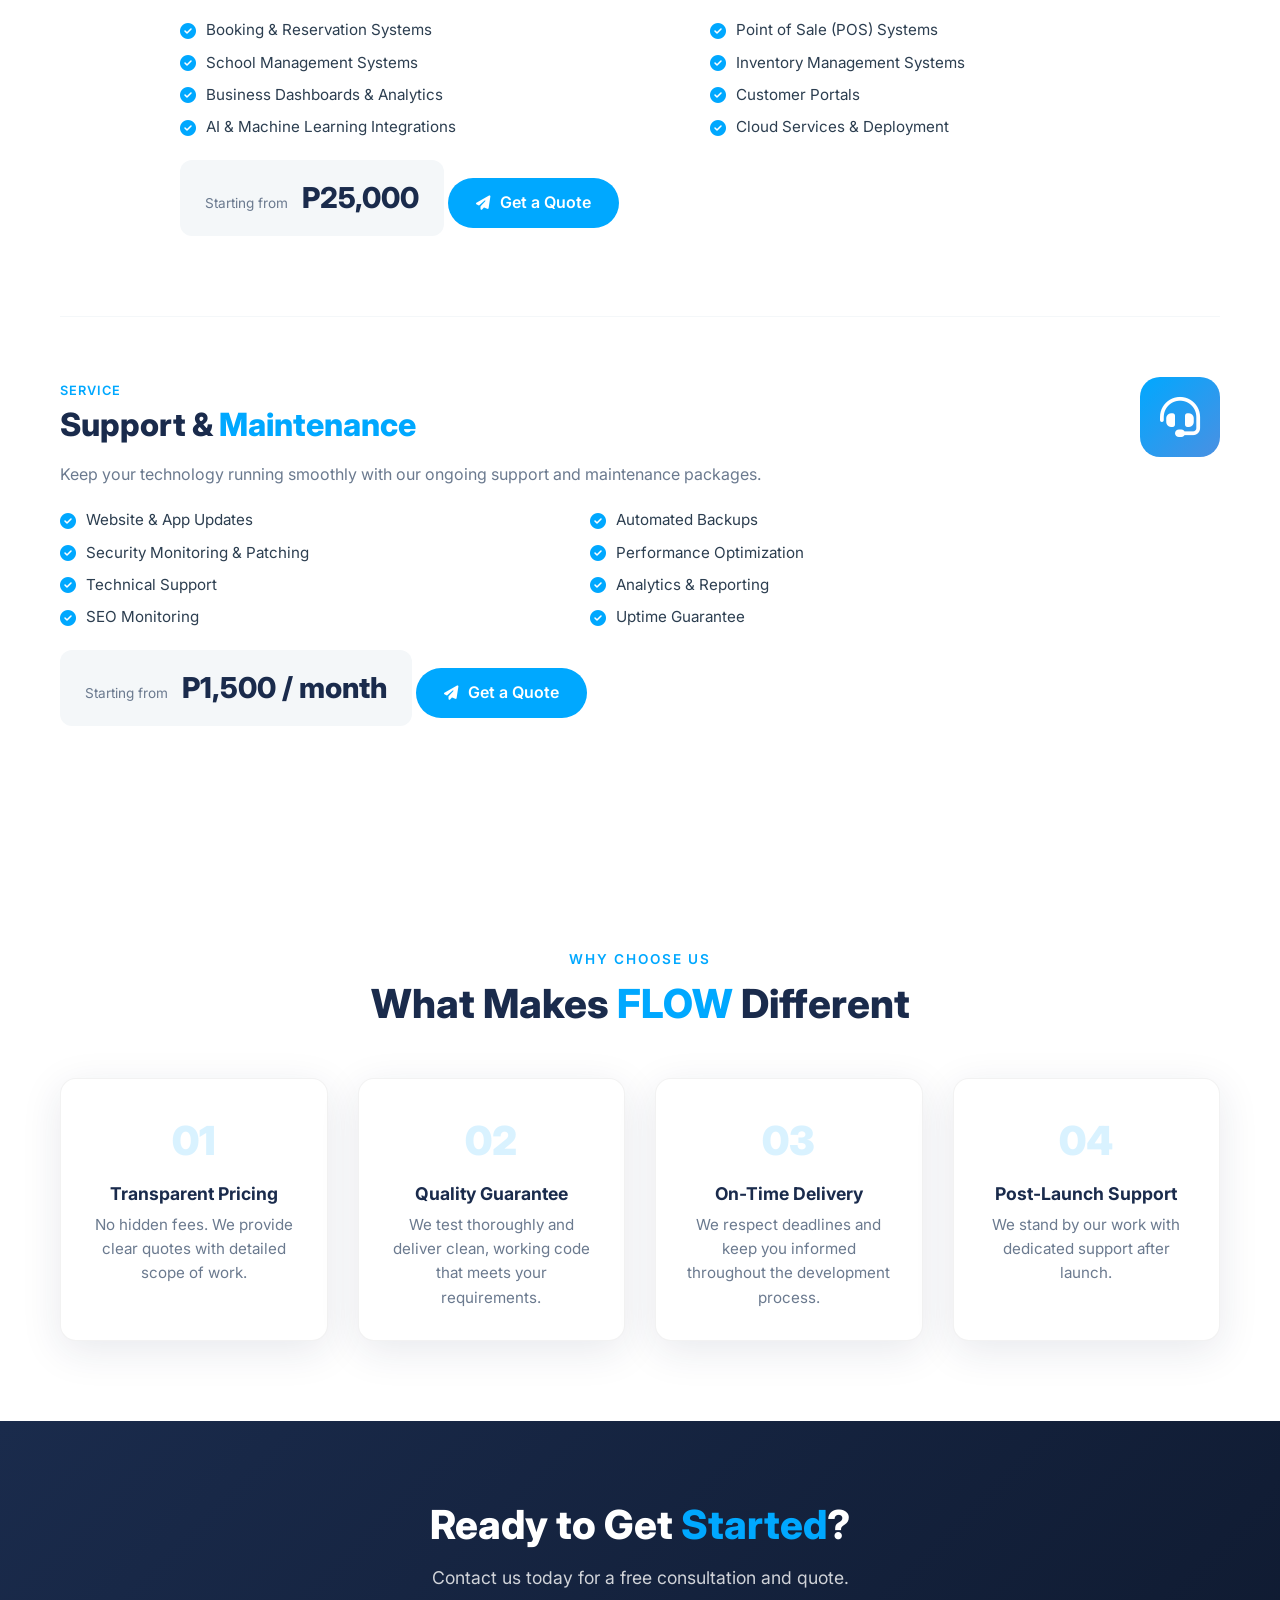
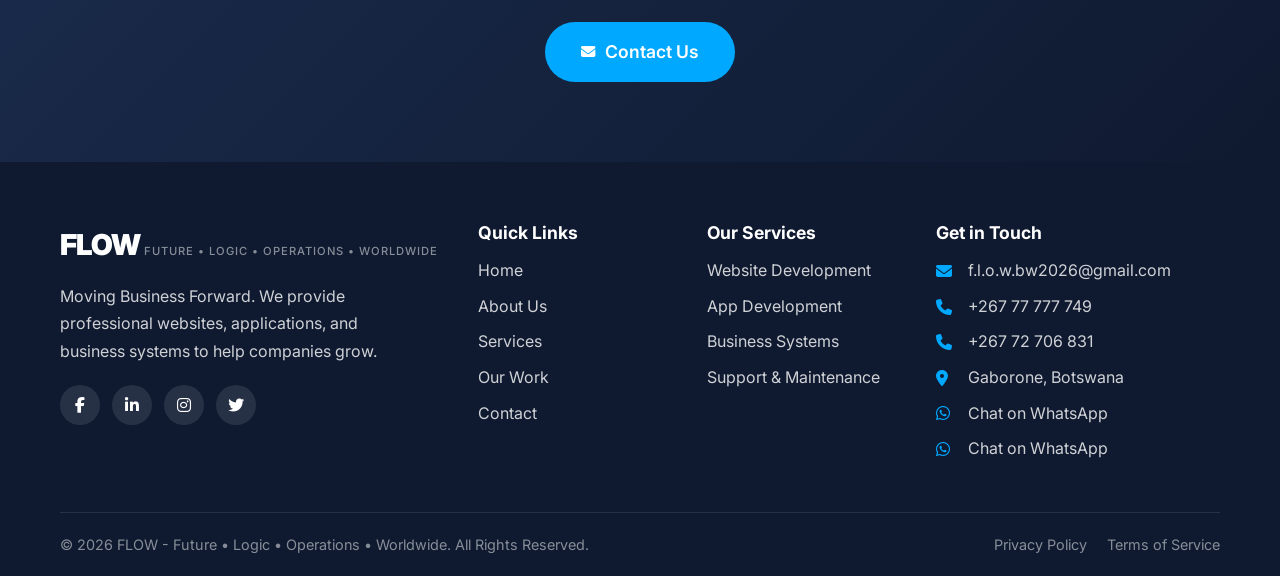
<file: services.html>
<!DOCTYPE html>
<html lang="en">
<head>
    <meta charset="UTF-8">
    <meta name="viewport" content="width=device-width, initial-scale=1.0">
    <title>Our Services - FLOW | Future • Logic • Operations • Worldwide</title>
    
    <!-- SEO Meta Tags -->
    <meta name="description" content="FLOW offers professional website development, mobile applications, and advanced business systems in Botswana.">
    <meta name="keywords" content="website development Botswana, app development, business systems, IT solutions">
    <meta name="author" content="FLOW">
    
    <!-- Google Fonts -->
    <link href="https://fonts.googleapis.com/css2?family=Inter:wght@300;400;500;600;700;800;900&display=swap" rel="stylesheet">
    
    <!-- Font Awesome Icons -->
    <link rel="stylesheet" href="https://cdnjs.cloudflare.com/ajax/libs/font-awesome/6.4.0/css/all.min.css">
    
    <!-- Custom CSS -->
    <link rel="stylesheet" href="css/style.css">
</head>
<body>

    <!-- ============================================ -->
    <!-- HEADER                                       -->
    <!-- ============================================ -->
    <header class="header">
        <nav class="navbar" role="navigation" aria-label="Main Navigation">
            <div class="nav-container">
                <div class="logo">
                    <a href="index.html" aria-label="FLOW Home">
                        <span class="logo-text">FLOW</span>
                        <span class="logo-tagline">Future • Logic • Operations • Worldwide</span>
                    </a>
                </div>
                <ul class="nav-menu" id="navMenu">
                    <li class="nav-item"><a href="index.html" class="nav-link">Home</a></li>
                    <li class="nav-item"><a href="about.html" class="nav-link">About Us</a></li>
                    <li class="nav-item"><a href="services.html" class="nav-link active">Services</a></li>
                    <li class="nav-item"><a href="portfolio.html" class="nav-link">Our Work</a></li>
                    <li class="nav-item"><a href="contact.html" class="nav-link">Contact</a></li>
                    <li class="nav-item">
                        <a href="contact.html" class="btn btn-primary nav-cta">
                            <i class="fas fa-paper-plane"></i> Get a Quote
                        </a>
                    </li>
                </ul>
                <div class="hamburger" id="hamburger" aria-label="Toggle Menu" role="button" tabindex="0">
                    <span class="bar"></span>
                    <span class="bar"></span>
                    <span class="bar"></span>
                </div>
            </div>
        </nav>
    </header>

    <main>
        <!-- ============================================ -->
        <!-- PAGE HERO                                    -->
        <!-- ============================================ -->
        <section class="page-hero">
            <div class="container">
                <div class="page-hero-content">
                    <span class="section-tag">What We Build</span>
                    <h1 class="page-hero-title">Our <span class="highlight">Services</span></h1>
                    <p class="page-hero-subtitle">
                        We deliver complete technology solutions tailored to your business needs.
                    </p>
                </div>
            </div>
        </section>

        <!-- ============================================ -->
        <!-- SERVICES LIST                                -->
        <!-- ============================================ -->
        <section class="services-full">
            <div class="container">
                
                <!-- Service 1: Websites -->
                <div class="service-detail" id="websites">
                    <div class="service-detail-grid">
                        <div class="service-detail-icon">
                            <i class="fas fa-globe"></i>
                        </div>
                        <div class="service-detail-content">
                            <span class="service-detail-tag">Service</span>
                            <h2 class="service-detail-title">Professional <span class="highlight">Website Development</span></h2>
                            <p class="service-detail-description">
                                We build stunning, fast, and mobile-friendly websites that represent your brand 
                                and drive results. From simple landing pages to complex e-commerce stores.
                            </p>
                            <ul class="service-detail-list">
                                <li><i class="fas fa-check-circle"></i> Custom Websites from Scratch</li>
                                <li><i class="fas fa-check-circle"></i> WordPress Development</li>
                                <li><i class="fas fa-check-circle"></i> E-Commerce Stores (WooCommerce, Shopify)</li>
                                <li><i class="fas fa-check-circle"></i> Figma / Design to Web Conversion</li>
                                <li><i class="fas fa-check-circle"></i> Payment Gateway Integration</li>
                                <li><i class="fas fa-check-circle"></i> WhatsApp, Forms &amp; Maps Integration</li>
                                <li><i class="fas fa-check-circle"></i> SEO Optimization</li>
                                <li><i class="fas fa-check-circle"></i> Hosting &amp; Domain Management</li>
                            </ul>
                            <div class="service-detail-pricing">
                                <span class="price-label">Starting from</span>
                                <span class="price-amount">P1500 - P2500</span>
                            </div>
                            <a href="contact.html" class="btn btn-primary">
                                <i class="fas fa-paper-plane"></i> Get a Quote
                            </a>
                        </div>
                    </div>
                </div>

                <!-- Service 2: Applications -->
                <div class="service-detail" id="applications">
                    <div class="service-detail-grid reverse">
                        <div class="service-detail-content">
                            <span class="service-detail-tag">Service</span>
                            <h2 class="service-detail-title">Custom <span class="highlight">Application Development</span></h2>
                            <p class="service-detail-description">
                                We develop powerful mobile and web applications that solve business problems, 
                                engage users, and streamline operations.
                            </p>
                            <ul class="service-detail-list">
                                <li><i class="fas fa-check-circle"></i> Android App Development</li>
                                <li><i class="fas fa-check-circle"></i> iOS App Development</li>
                                <li><i class="fas fa-check-circle"></i> Cross-Platform Apps (React Native / Flutter)</li>
                                <li><i class="fas fa-check-circle"></i> Backend Development &amp; APIs</li>
                                <li><i class="fas fa-check-circle"></i> Database Design &amp; Management</li>
                                <li><i class="fas fa-check-circle"></i> User Authentication &amp; Security</li>
                                <li><i class="fas fa-check-circle"></i> Push Notifications</li>
                                <li><i class="fas fa-check-circle"></i> Third-Party Integrations</li>
                            </ul>
                            <div class="service-detail-pricing">
                                <span class="price-label">Starting from</span>
                                <span class="price-amount">P15,000</span>
                            </div>
                            <a href="contact.html" class="btn btn-primary">
                                <i class="fas fa-paper-plane"></i> Get a Quote
                            </a>
                        </div>
                        <div class="service-detail-icon">
                            <i class="fas fa-mobile-alt"></i>
                        </div>
                    </div>
                </div>

                <!-- Service 3: Business Systems -->
                <div class="service-detail" id="systems">
                    <div class="service-detail-grid">
                        <div class="service-detail-icon">
                            <i class="fas fa-server"></i>
                        </div>
                        <div class="service-detail-content">
                            <span class="service-detail-tag">Service</span>
                            <h2 class="service-detail-title">Advanced <span class="highlight">Business Systems</span></h2>
                            <p class="service-detail-description">
                                Streamline your operations with custom business systems designed for efficiency, 
                                data management, and growth.
                            </p>
                            <ul class="service-detail-list">
                                <li><i class="fas fa-check-circle"></i> Booking &amp; Reservation Systems</li>
                                <li><i class="fas fa-check-circle"></i> Point of Sale (POS) Systems</li>
                                <li><i class="fas fa-check-circle"></i> School Management Systems</li>
                                <li><i class="fas fa-check-circle"></i> Inventory Management Systems</li>
                                <li><i class="fas fa-check-circle"></i> Business Dashboards &amp; Analytics</li>
                                <li><i class="fas fa-check-circle"></i> Customer Portals</li>
                                <li><i class="fas fa-check-circle"></i> AI &amp; Machine Learning Integrations</li>
                                <li><i class="fas fa-check-circle"></i> Cloud Services &amp; Deployment</li>
                            </ul>
                            <div class="service-detail-pricing">
                                <span class="price-label">Starting from</span>
                                <span class="price-amount">P25,000</span>
                            </div>
                            <a href="contact.html" class="btn btn-primary">
                                <i class="fas fa-paper-plane"></i> Get a Quote
                            </a>
                        </div>
                    </div>
                </div>

                <!-- Service 4: Support & Maintenance -->
                <div class="service-detail" id="support">
                    <div class="service-detail-grid reverse">
                        <div class="service-detail-content">
                            <span class="service-detail-tag">Service</span>
                            <h2 class="service-detail-title">Support &amp; <span class="highlight">Maintenance</span></h2>
                            <p class="service-detail-description">
                                Keep your technology running smoothly with our ongoing support and maintenance packages.
                            </p>
                            <ul class="service-detail-list">
                                <li><i class="fas fa-check-circle"></i> Website &amp; App Updates</li>
                                <li><i class="fas fa-check-circle"></i> Automated Backups</li>
                                <li><i class="fas fa-check-circle"></i> Security Monitoring &amp; Patching</li>
                                <li><i class="fas fa-check-circle"></i> Performance Optimization</li>
                                <li><i class="fas fa-check-circle"></i> Technical Support</li>
                                <li><i class="fas fa-check-circle"></i> Analytics &amp; Reporting</li>
                                <li><i class="fas fa-check-circle"></i> SEO Monitoring</li>
                                <li><i class="fas fa-check-circle"></i> Uptime Guarantee</li>
                            </ul>
                            <div class="service-detail-pricing">
                                <span class="price-label">Starting from</span>
                                <span class="price-amount">P1,500 / month</span>
                            </div>
                            <a href="contact.html" class="btn btn-primary">
                                <i class="fas fa-paper-plane"></i> Get a Quote
                            </a>
                        </div>
                        <div class="service-detail-icon">
                            <i class="fas fa-headset"></i>
                        </div>
                    </div>
                </div>

            </div>
        </section>

        <!-- ============================================ -->
        <!-- WHY CHOOSE US                                -->
        <!-- ============================================ -->
        <section class="why-choose">
            <div class="container">
                <div class="section-header">
                    <span class="section-tag">Why Choose Us</span>
                    <h2 class="section-title">What Makes <span class="highlight">FLOW</span> Different</h2>
                </div>

                <div class="why-choose-grid">
                    <div class="wc-item">
                        <div class="wc-number">01</div>
                        <h4>Transparent Pricing</h4>
                        <p>No hidden fees. We provide clear quotes with detailed scope of work.</p>
                    </div>
                    <div class="wc-item">
                        <div class="wc-number">02</div>
                        <h4>Quality Guarantee</h4>
                        <p>We test thoroughly and deliver clean, working code that meets your requirements.</p>
                    </div>
                    <div class="wc-item">
                        <div class="wc-number">03</div>
                        <h4>On-Time Delivery</h4>
                        <p>We respect deadlines and keep you informed throughout the development process.</p>
                    </div>
                    <div class="wc-item">
                        <div class="wc-number">04</div>
                        <h4>Post-Launch Support</h4>
                        <p>We stand by our work with dedicated support after launch.</p>
                    </div>
                </div>
            </div>
        </section>

        <!-- ============================================ -->
        <!-- CTA SECTION                                  -->
        <!-- ============================================ -->
        <section class="cta-section">
            <div class="container">
                <div class="cta-content">
                    <h2 class="cta-title">Ready to Get <span class="highlight">Started</span>?</h2>
                    <p class="cta-description">
                        Contact us today for a free consultation and quote.
                    </p>
                    <div class="cta-buttons">
                        <a href="contact.html" class="btn btn-primary btn-large">
                            <i class="fas fa-envelope"></i> Contact Us
                        </a>
                    </div>
                </div>
            </div>
        </section>
    </main>

    <!-- ============================================ -->
    <!-- FOOTER                                       -->
    <!-- ============================================ -->
    <footer class="footer">
        <div class="container">
            <div class="footer-grid">
                <div class="footer-brand">
                    <div class="footer-logo">
                        <span class="logo-text">FLOW</span>
                        <span class="logo-tagline">Future • Logic • Operations • Worldwide</span>
                    </div>
                    <p class="footer-description">
                        Moving Business Forward. We provide professional websites, 
                        applications, and business systems to help companies grow.
                    </p>
                    <div class="footer-social">
                        <a href="#" aria-label="Facebook" target="_blank"><i class="fab fa-facebook-f"></i></a>
                        <a href="#" aria-label="LinkedIn" target="_blank"><i class="fab fa-linkedin-in"></i></a>
                        <a href="#" aria-label="Instagram" target="_blank"><i class="fab fa-instagram"></i></a>
                        <a href="#" aria-label="Twitter" target="_blank"><i class="fab fa-twitter"></i></a>
                    </div>
                </div>
                <div class="footer-links">
                    <h4>Quick Links</h4>
                    <ul>
                        <li><a href="index.html">Home</a></li>
                        <li><a href="about.html">About Us</a></li>
                        <li><a href="services.html">Services</a></li>
                        <li><a href="portfolio.html">Our Work</a></li>
                        <li><a href="contact.html">Contact</a></li>
                    </ul>
                </div>
                <div class="footer-links">
                    <h4>Our Services</h4>
                    <ul>
                        <li><a href="services.html">Website Development</a></li>
                        <li><a href="services.html">App Development</a></li>
                        <li><a href="services.html">Business Systems</a></li>
                        <li><a href="services.html">Support & Maintenance</a></li>
                    </ul>
                </div>
                <div class="footer-contact">
                    <h4>Get in Touch</h4>
                    <ul>
                        <li><i class="fas fa-envelope"></i> <a href="mailto:f.l.o.w.bw2026@gmail.com">f.l.o.w.bw2026@gmail.com</a></li>
                         <li><i class="fas fa-phone"></i> <a href="tel:+26771123456">+267 77 777 749</a></li>
                        <li><i class="fas fa-phone"></i> <a href="tel:+26771123456">+267 72 706 831</a></li>
                        <li><i class="fas fa-map-marker-alt"></i> <span>Gaborone, Botswana</span></li>
                        <li><i class="fab fa-whatsapp"></i> <a href="https://wa.me/26777777749">Chat on WhatsApp</a></li>
                        <li><i class="fab fa-whatsapp"></i> <a href="https://wa.me/26772706831">Chat on WhatsApp</a></li>
                    </ul>
                </div>
            </div>
            <div class="footer-bottom">
                <p>&copy; 2026 FLOW - Future • Logic • Operations • Worldwide. All Rights Reserved.</p>
                <div class="footer-bottom-links">
                    <a href="privacy.html">Privacy Policy</a>
                    <a href="terms.html">Terms of Service</a>
                </div>
            </div>
        </div>
    </footer>

    <script src="js/script.js"></script>
</body>
</html>
</file>
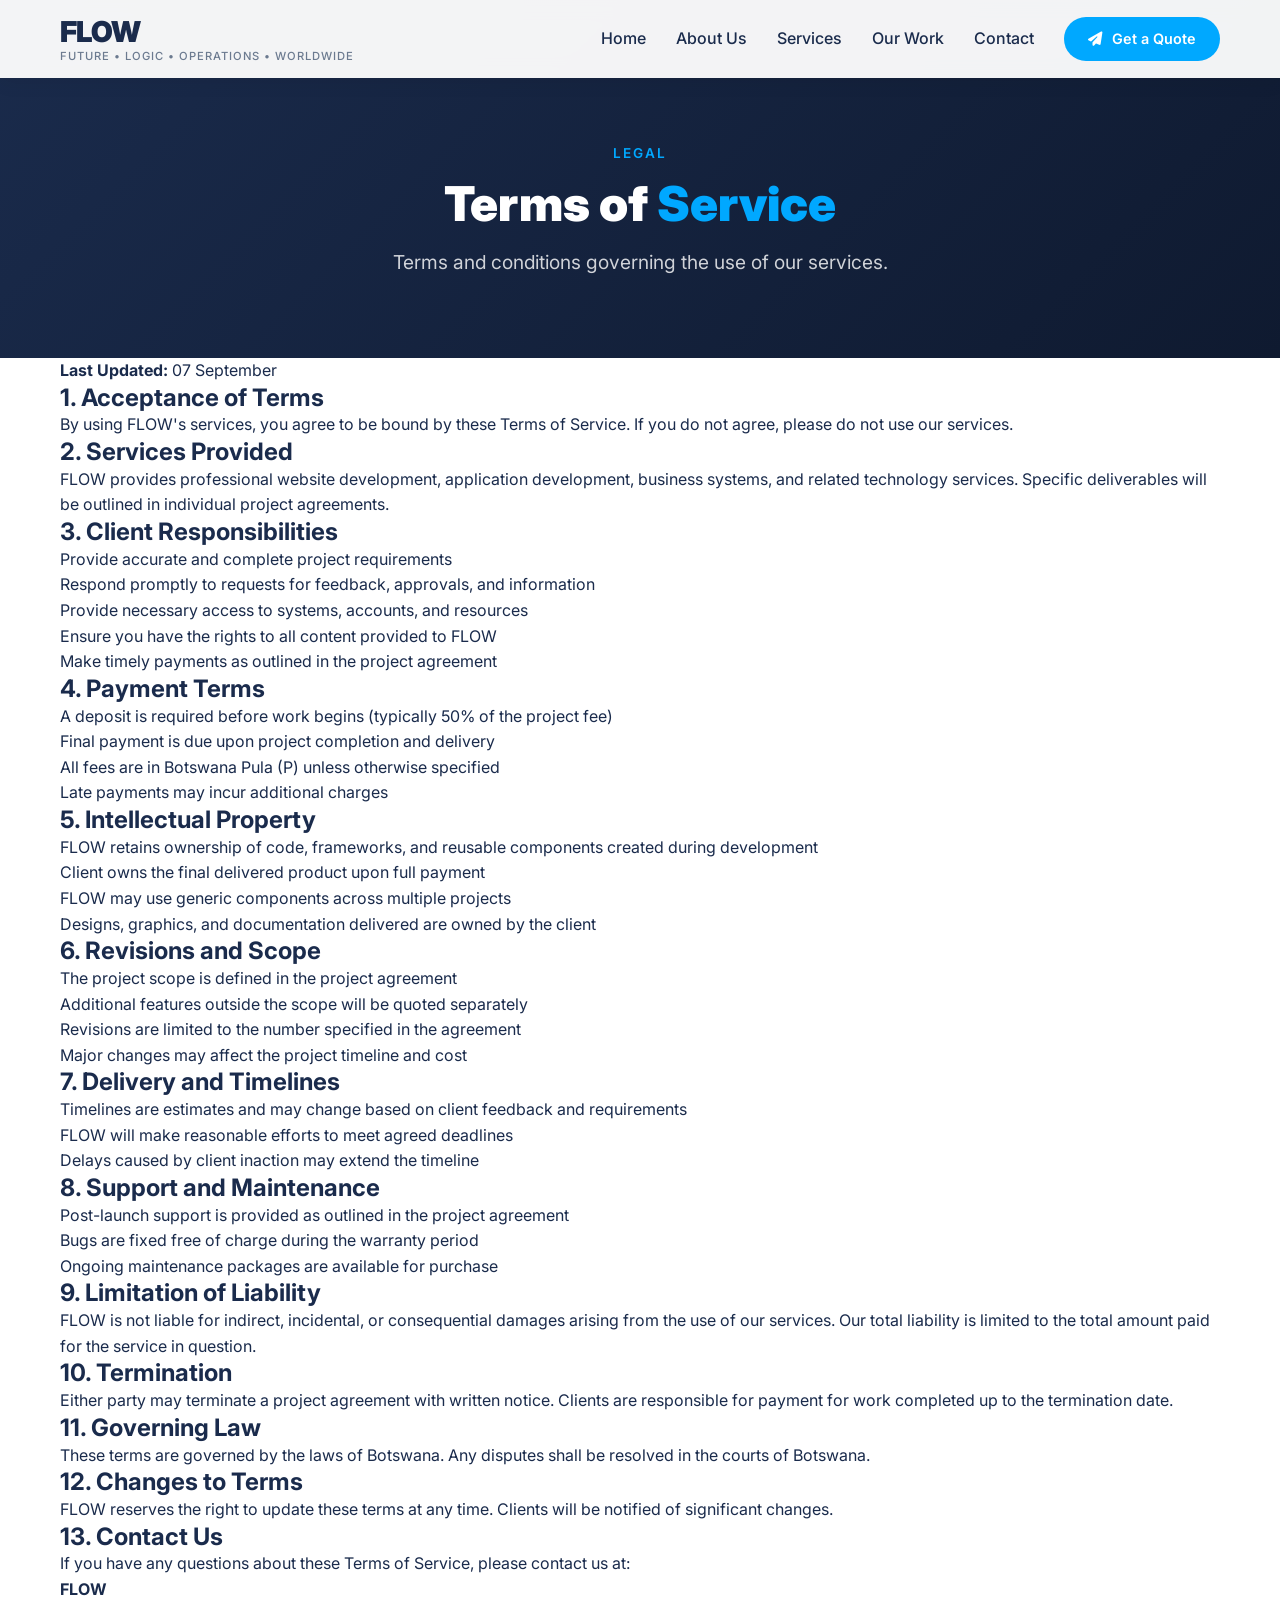
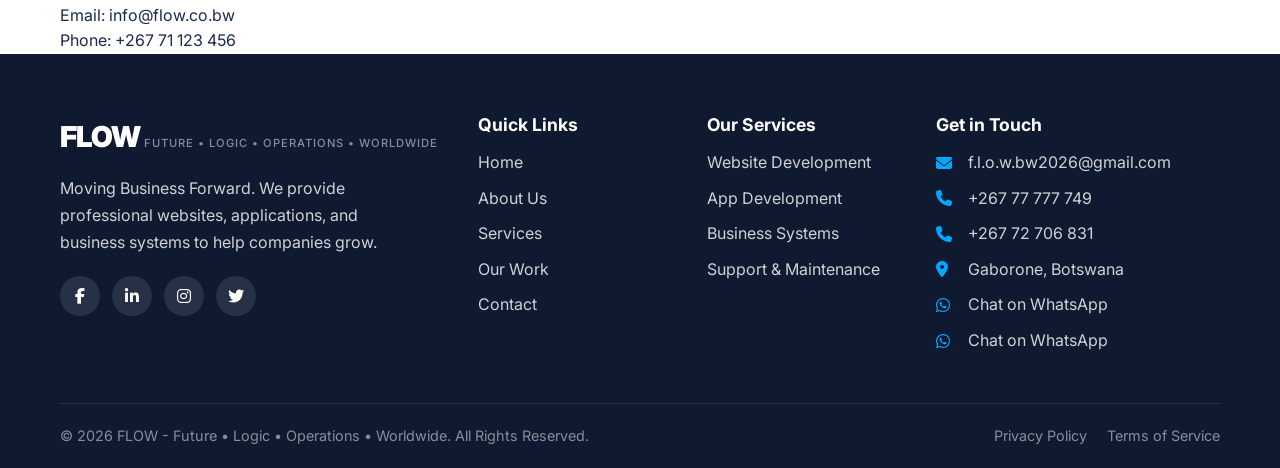
<file: terms.html>
<!DOCTYPE html>
<html lang="en">
<head>
    <meta charset="UTF-8">
    <meta name="viewport" content="width=device-width, initial-scale=1.0">
    <title>Terms of Service - FLOW</title>
    
    <!-- Google Fonts -->
    <link href="https://fonts.googleapis.com/css2?family=Inter:wght@300;400;500;600;700;800;900&display=swap" rel="stylesheet">
    
    <!-- Font Awesome Icons -->
    <link rel="stylesheet" href="https://cdnjs.cloudflare.com/ajax/libs/font-awesome/6.4.0/css/all.min.css">
    
    <!-- Custom CSS -->
    <link rel="stylesheet" href="css/style.css">
</head>
<body>

    <header class="header">
        <nav class="navbar" role="navigation" aria-label="Main Navigation">
            <div class="nav-container">
                <div class="logo">
                    <a href="index.html" aria-label="FLOW Home">
                        <span class="logo-text">FLOW</span>
                        <span class="logo-tagline">Future • Logic • Operations • Worldwide</span>
                    </a>
                </div>
                <ul class="nav-menu" id="navMenu">
                    <li class="nav-item"><a href="index.html" class="nav-link">Home</a></li>
                    <li class="nav-item"><a href="about.html" class="nav-link">About Us</a></li>
                    <li class="nav-item"><a href="services.html" class="nav-link">Services</a></li>
                    <li class="nav-item"><a href="portfolio.html" class="nav-link">Our Work</a></li>
                    <li class="nav-item"><a href="contact.html" class="nav-link">Contact</a></li>
                    <li class="nav-item">
                        <a href="contact.html" class="btn btn-primary nav-cta">
                            <i class="fas fa-paper-plane"></i> Get a Quote
                        </a>
                    </li>
                </ul>
                <div class="hamburger" id="hamburger" aria-label="Toggle Menu" role="button" tabindex="0">
                    <span class="bar"></span>
                    <span class="bar"></span>
                    <span class="bar"></span>
                </div>
            </div>
        </nav>
    </header>

    <main>
        <section class="page-hero">
            <div class="container">
                <div class="page-hero-content">
                    <span class="section-tag">Legal</span>
                    <h1 class="page-hero-title">Terms of <span class="highlight">Service</span></h1>
                    <p class="page-hero-subtitle">
                        Terms and conditions governing the use of our services.
                    </p>
                </div>
            </div>
        </section>

        <section class="legal-content">
            <div class="container">
                <div class="legal-wrapper">
                    <p class="legal-date"><strong>Last Updated:</strong> 07 September</p>

                    <h2>1. Acceptance of Terms</h2>
                    <p>By using FLOW's services, you agree to be bound by these Terms of Service. If you do not agree, please do not use our services.</p>

                    <h2>2. Services Provided</h2>
                    <p>FLOW provides professional website development, application development, business systems, and related technology services. Specific deliverables will be outlined in individual project agreements.</p>

                    <h2>3. Client Responsibilities</h2>
                    <ul>
                        <li>Provide accurate and complete project requirements</li>
                        <li>Respond promptly to requests for feedback, approvals, and information</li>
                        <li>Provide necessary access to systems, accounts, and resources</li>
                        <li>Ensure you have the rights to all content provided to FLOW</li>
                        <li>Make timely payments as outlined in the project agreement</li>
                    </ul>

                    <h2>4. Payment Terms</h2>
                    <ul>
                        <li>A deposit is required before work begins (typically 50% of the project fee)</li>
                        <li>Final payment is due upon project completion and delivery</li>
                        <li>All fees are in Botswana Pula (P) unless otherwise specified</li>
                        <li>Late payments may incur additional charges</li>
                    </ul>

                    <h2>5. Intellectual Property</h2>
                    <ul>
                        <li>FLOW retains ownership of code, frameworks, and reusable components created during development</li>
                        <li>Client owns the final delivered product upon full payment</li>
                        <li>FLOW may use generic components across multiple projects</li>
                        <li>Designs, graphics, and documentation delivered are owned by the client</li>
                    </ul>

                    <h2>6. Revisions and Scope</h2>
                    <ul>
                        <li>The project scope is defined in the project agreement</li>
                        <li>Additional features outside the scope will be quoted separately</li>
                        <li>Revisions are limited to the number specified in the agreement</li>
                        <li>Major changes may affect the project timeline and cost</li>
                    </ul>

                    <h2>7. Delivery and Timelines</h2>
                    <ul>
                        <li>Timelines are estimates and may change based on client feedback and requirements</li>
                        <li>FLOW will make reasonable efforts to meet agreed deadlines</li>
                        <li>Delays caused by client inaction may extend the timeline</li>
                    </ul>

                    <h2>8. Support and Maintenance</h2>
                    <ul>
                        <li>Post-launch support is provided as outlined in the project agreement</li>
                        <li>Bugs are fixed free of charge during the warranty period</li>
                        <li>Ongoing maintenance packages are available for purchase</li>
                    </ul>

                    <h2>9. Limitation of Liability</h2>
                    <p>FLOW is not liable for indirect, incidental, or consequential damages arising from the use of our services. Our total liability is limited to the total amount paid for the service in question.</p>

                    <h2>10. Termination</h2>
                    <p>Either party may terminate a project agreement with written notice. Clients are responsible for payment for work completed up to the termination date.</p>

                    <h2>11. Governing Law</h2>
                    <p>These terms are governed by the laws of Botswana. Any disputes shall be resolved in the courts of Botswana.</p>

                    <h2>12. Changes to Terms</h2>
                    <p>FLOW reserves the right to update these terms at any time. Clients will be notified of significant changes.</p>

                    <h2>13. Contact Us</h2>
                    <p>If you have any questions about these Terms of Service, please contact us at:</p>
                    <p>
                        <strong>FLOW</strong><br>
                        Email: <a href="mailto:info@flow.co.bw">info@flow.co.bw</a><br>
                        Phone: <a href="tel:+26771123456">+267 71 123 456</a>
                    </p>
                </div>
            </div>
        </section>
    </main>

    <footer class="footer">
        <div class="container">
            <div class="footer-grid">
                <div class="footer-brand">
                    <div class="footer-logo">
                        <span class="logo-text">FLOW</span>
                        <span class="logo-tagline">Future • Logic • Operations • Worldwide</span>
                    </div>
                    <p class="footer-description">
                        Moving Business Forward. We provide professional websites, 
                        applications, and business systems to help companies grow.
                    </p>
                    <div class="footer-social">
                        <a href="#" aria-label="Facebook" target="_blank"><i class="fab fa-facebook-f"></i></a>
                        <a href="#" aria-label="LinkedIn" target="_blank"><i class="fab fa-linkedin-in"></i></a>
                        <a href="#" aria-label="Instagram" target="_blank"><i class="fab fa-instagram"></i></a>
                        <a href="#" aria-label="Twitter" target="_blank"><i class="fab fa-twitter"></i></a>
                    </div>
                </div>
                <div class="footer-links">
                    <h4>Quick Links</h4>
                    <ul>
                        <li><a href="index.html">Home</a></li>
                        <li><a href="about.html">About Us</a></li>
                        <li><a href="services.html">Services</a></li>
                        <li><a href="portfolio.html">Our Work</a></li>
                        <li><a href="contact.html">Contact</a></li>
                    </ul>
                </div>
                <div class="footer-links">
                    <h4>Our Services</h4>
                    <ul>
                        <li><a href="services.html">Website Development</a></li>
                        <li><a href="services.html">App Development</a></li>
                        <li><a href="services.html">Business Systems</a></li>
                        <li><a href="services.html">Support & Maintenance</a></li>
                    </ul>
                </div>
                <div class="footer-contact">
                    <h4>Get in Touch</h4>
                    <ul>
                        <li><i class="fas fa-envelope"></i> <a href="mailto:f.l.o.w.bw2026@gmail.com">f.l.o.w.bw2026@gmail.com</a></li>
                       <li><i class="fas fa-phone"></i> <a href="tel:+26777777749">+267 77 777 749</a></li>
                        <li><i class="fas fa-phone"></i> <a href="tel:+26772706831">+267 72 706 831</a></li>
                        <li><i class="fas fa-map-marker-alt"></i> <span>Gaborone, Botswana</span></li>
                       <li><i class="fab fa-whatsapp"></i> <a href="https://wa.me/267777777749">Chat on WhatsApp</a></li>
                        <li><i class="fab fa-whatsapp"></i> <a href="https://wa.me/26772706831">Chat on WhatsApp</a></li>
                    </ul>
                </div>
            </div>
            <div class="footer-bottom">
                <p>&copy; 2026 FLOW - Future • Logic • Operations • Worldwide. All Rights Reserved.</p>
                <div class="footer-bottom-links">
                    <a href="privacy.html">Privacy Policy</a>
                    <a href="terms.html">Terms of Service</a>
                </div>
            </div>
        </div>
    </footer>

    <script src="js/script.js"></script>
</body>
</html>
</file>
<file: css/style.css>
/* =============================================
   FLOW - Future • Logic • Operations • Worldwide
   Complete Stylesheet
   W3Schools Guidelines Compliant
   ============================================= */

/* ----- RESET & BASE ----- */
*,
*::before,
*::after {
    margin: 0;
    padding: 0;
    box-sizing: border-box;
}

html {
    scroll-behavior: smooth;
}

body {
    font-family: 'Inter', -apple-system, BlinkMacSystemFont, 'Segoe UI', Roboto, sans-serif;
    font-size: 16px;
    line-height: 1.6;
    color: #1A2B4C;
    background-color: #FFFFFF;
    overflow-x: hidden;
}

a {
    text-decoration: none;
    color: inherit;
}

ul {
    list-style: none;
}

img {
    max-width: 100%;
    height: auto;
    display: block;
}

.container {
    max-width: 1200px;
    margin: 0 auto;
    padding: 0 20px;
}

/* ----- COLOR VARIABLES ----- */
:root {
    --primary: #1A2B4C;
    --primary-dark: #0F1A30;
    --secondary: #00A8FF;
    --secondary-dark: #0088CC;
    --accent: #4A90E2;
    --white: #FFFFFF;
    --light-gray: #F4F7F9;
    --gray: #6B7A8F;
    --dark-gray: #2C3E50;
    --success: #28A745;
    --shadow: 0 10px 40px rgba(26, 43, 76, 0.10);
    --shadow-hover: 0 20px 60px rgba(26, 43, 76, 0.15);
    --transition: all 0.3s ease;
}

/* ----- TYPOGRAPHY ----- */
h1,
h2,
h3,
h4,
h5,
h6 {
    font-weight: 700;
    line-height: 1.2;
    color: var(--primary);
}

.highlight {
    color: var(--secondary);
}

.section-tag {
    display: inline-block;
    font-size: 0.85rem;
    font-weight: 600;
    text-transform: uppercase;
    letter-spacing: 2px;
    color: var(--secondary);
    margin-bottom: 10px;
}

.section-title {
    font-size: 2.5rem;
    font-weight: 800;
    margin-bottom: 15px;
}

.section-subtitle {
    font-size: 1.1rem;
    color: var(--gray);
    max-width: 600px;
    margin: 0 auto;
}

.section-header {
    text-align: center;
    margin-bottom: 50px;
}

.text-center {
    text-align: center;
}

.mt-4 {
    margin-top: 30px;
}

/* ----- BUTTONS ----- */
.btn {
    display: inline-flex;
    align-items: center;
    gap: 10px;
    padding: 12px 28px;
    font-family: 'Inter', sans-serif;
    font-size: 1rem;
    font-weight: 600;
    border: none;
    border-radius: 50px;
    cursor: pointer;
    transition: var(--transition);
    text-align: center;
}

.btn-primary {
    background-color: var(--secondary);
    color: var(--white);
}

.btn-primary:hover {
    background-color: var(--secondary-dark);
    transform: translateY(-2px);
    box-shadow: 0 10px 30px rgba(0, 168, 255, 0.3);
}

.btn-secondary {
    background-color: var(--white);
    color: var(--primary);
    border: 2px solid var(--primary);
}

.btn-secondary:hover {
    background-color: var(--primary);
    color: var(--white);
    transform: translateY(-2px);
    box-shadow: 0 10px 30px rgba(26, 43, 76, 0.15);
}

.btn-large {
    padding: 16px 36px;
    font-size: 1.1rem;
}

.btn .fa-solid,
.btn .fas {
    font-size: 0.9rem;
}

/* =============================================
   HEADER / NAVIGATION
   ============================================= */
.header {
    position: fixed;
    top: 0;
    left: 0;
    width: 100%;
    background-color: rgba(255, 255, 255, 0.95);
    backdrop-filter: blur(10px);
    z-index: 1000;
    box-shadow: 0 2px 20px rgba(0, 0, 0, 0.08);
    transition: var(--transition);
}

.header.scrolled {
    box-shadow: 0 4px 30px rgba(0, 0, 0, 0.12);
}

.navbar {
    padding: 15px 0;
}

.nav-container {
    display: flex;
    justify-content: space-between;
    align-items: center;
    max-width: 1200px;
    margin: 0 auto;
    padding: 0 20px;
}

/* Logo */
.logo a {
    display: flex;
    flex-direction: column;
    line-height: 1.2;
}

.logo-text {
    font-size: 1.8rem;
    font-weight: 900;
    color: var(--primary);
    letter-spacing: -1px;
}

.logo-text:hover {
    color: var(--secondary);
    transition: var(--transition);
}

.logo-tagline {
    font-size: 0.7rem;
    font-weight: 500;
    color: var(--gray);
    letter-spacing: 1px;
    text-transform: uppercase;
}

/* Navigation Menu */
.nav-menu {
    display: flex;
    align-items: center;
    gap: 30px;
}

.nav-item {
    list-style: none;
}

.nav-link {
    font-weight: 500;
    color: var(--primary);
    padding: 8px 0;
    position: relative;
    transition: var(--transition);
}

.nav-link::after {
    content: '';
    position: absolute;
    bottom: 0;
    left: 0;
    width: 0;
    height: 2px;
    background-color: var(--secondary);
    transition: var(--transition);
}

.nav-link:hover::after,
.nav-link.active::after {
    width: 100%;
}

.nav-link:hover {
    color: var(--secondary);
}

.nav-link.active {
    color: var(--secondary);
}

.nav-cta {
    padding: 10px 24px;
    font-size: 0.9rem;
}

/* Hamburger Menu */
.hamburger {
    display: none;
    flex-direction: column;
    cursor: pointer;
    gap: 5px;
    padding: 5px;
}

.bar {
    display: block;
    width: 28px;
    height: 3px;
    background-color: var(--primary);
    border-radius: 3px;
    transition: var(--transition);
}

.hamburger.active .bar:nth-child(1) {
    transform: translateY(8px) rotate(45deg);
}

.hamburger.active .bar:nth-child(2) {
    opacity: 0;
}

.hamburger.active .bar:nth-child(3) {
    transform: translateY(-8px) rotate(-45deg);
}

/* =============================================
   HERO SECTION
   ============================================= */
.hero {
    position: relative;
    min-height: 100vh;
    display: flex;
    align-items: center;
    background-color: var(--primary);
    padding-top: 80px;
    overflow: hidden;
}

.hero-overlay {
    position: absolute;
    top: 0;
    left: 0;
    width: 100%;
    height: 100%;
    background: linear-gradient(135deg, rgba(26, 43, 76, 0.95) 0%, rgba(0, 168, 255, 0.15) 100%);
    z-index: 1;
}

.hero-content {
    position: relative;
    z-index: 2;
    width: 100%;
    padding: 60px 0;
}

.hero-grid {
    display: grid;
    grid-template-columns: 1fr 1fr;
    gap: 60px;
    align-items: center;
}

.hero-text {
    color: var(--white);
}

.hero-badge {
    display: inline-block;
    background-color: rgba(0, 168, 255, 0.2);
    color: var(--secondary);
    padding: 6px 18px;
    border-radius: 50px;
    font-size: 0.85rem;
    font-weight: 600;
    margin-bottom: 20px;
    border: 1px solid rgba(0, 168, 255, 0.2);
}

.hero-title {
    font-size: 3.5rem;
    font-weight: 900;
    color: var(--white);
    margin-bottom: 20px;
    line-height: 1.1;
}

.hero-title .highlight {
    color: var(--secondary);
}

.hero-subtitle {
    font-size: 1.2rem;
    color: rgba(255, 255, 255, 0.8);
    max-width: 500px;
    margin-bottom: 30px;
    line-height: 1.7;
}

.hero-buttons {
    display: flex;
    gap: 15px;
    flex-wrap: wrap;
    margin-bottom: 40px;
}

.hero-buttons .btn-primary:hover {
    background-color: var(--white);
    color: var(--primary);
}

.hero-buttons .btn-secondary {
    border-color: rgba(255, 255, 255, 0.3);
    color: var(--white);
    background: transparent;
}

.hero-buttons .btn-secondary:hover {
    background-color: var(--white);
    color: var(--primary);
    border-color: var(--white);
}

.hero-stats {
    display: flex;
    gap: 40px;
}

.stat-item {
    display: flex;
    flex-direction: column;
}

.stat-number {
    font-size: 2rem;
    font-weight: 800;
    color: var(--secondary);
}

.stat-label {
    font-size: 0.9rem;
    color: rgba(255, 255, 255, 0.7);
}

.hero-image img {
    width: 100%;
    border-radius: 20px;
    box-shadow: 0 20px 60px rgba(0, 0, 0, 0.3);
    object-fit: cover;
    height: 450px;
}

/* =============================================
   SERVICES OVERVIEW
   ============================================= */
.services-overview {
    padding: 100px 0;
    background-color: var(--white);
}

.services-grid {
    display: grid;
    grid-template-columns: repeat(3, 1fr);
    gap: 30px;
}

.service-card {
    background-color: var(--white);
    padding: 40px 30px;
    border-radius: 20px;
    box-shadow: var(--shadow);
    transition: var(--transition);
    border: 1px solid rgba(0, 0, 0, 0.05);
}

.service-card:hover {
    transform: translateY(-10px);
    box-shadow: var(--shadow-hover);
}

.service-icon {
    width: 60px;
    height: 60px;
    background: linear-gradient(135deg, var(--secondary), var(--accent));
    border-radius: 15px;
    display: flex;
    align-items: center;
    justify-content: center;
    margin-bottom: 20px;
}

.service-icon i {
    font-size: 1.8rem;
    color: var(--white);
}

.service-title {
    font-size: 1.4rem;
    font-weight: 700;
    margin-bottom: 12px;
}

.service-description {
    color: var(--gray);
    margin-bottom: 20px;
    line-height: 1.7;
}

.service-features {
    margin-bottom: 20px;
}

.service-features li {
    display: flex;
    align-items: center;
    gap: 10px;
    padding: 6px 0;
    color: var(--dark-gray);
    font-size: 0.95rem;
}

.service-features li i {
    color: var(--secondary);
    font-size: 1rem;
}

.service-link {
    font-weight: 600;
    color: var(--secondary);
    transition: var(--transition);
}

.service-link:hover {
    color: var(--secondary-dark);
}

.service-link i {
    transition: var(--transition);
}

.service-link:hover i {
    transform: translateX(5px);
}

/* =============================================
   PORTFOLIO TEASER
   ============================================= */
.portfolio-teaser {
    padding: 100px 0;
    background-color: var(--light-gray);
}

.portfolio-grid {
    display: grid;
    grid-template-columns: repeat(4, 1fr);
    gap: 25px;
}

.portfolio-item {
    position: relative;
    border-radius: 15px;
    overflow: hidden;
    cursor: pointer;
}

.portfolio-item img {
    width: 100%;
    height: 250px;
    object-fit: cover;
    transition: var(--transition);
}

.portfolio-item:hover img {
    transform: scale(1.05);
}

.portfolio-overlay {
    position: absolute;
    bottom: 0;
    left: 0;
    right: 0;
    padding: 20px;
    background: linear-gradient(transparent, rgba(26, 43, 76, 0.9));
    color: var(--white);
    transform: translateY(20px);
    opacity: 0;
    transition: var(--transition);
}

.portfolio-item:hover .portfolio-overlay {
    transform: translateY(0);
    opacity: 1;
}

.portfolio-overlay h4 {
    color: var(--white);
    font-size: 1.1rem;
    margin-bottom: 5px;
}

.portfolio-overlay p {
    font-size: 0.9rem;
    opacity: 0.8;
    margin-bottom: 10px;
}

.portfolio-tag {
    display: inline-block;
    background-color: var(--secondary);
    padding: 3px 12px;
    border-radius: 50px;
    font-size: 0.75rem;
    font-weight: 600;
    color: var(--white);
}

/* =============================================
   PARTNERSHIP SECTION
   ============================================= */
.partnership {
    padding: 100px 0;
    background-color: var(--white);
}

.partnership-grid {
    display: grid;
    grid-template-columns: 1fr 1fr;
    gap: 60px;
    align-items: center;
}

.partnership-image img {
    border-radius: 20px;
    box-shadow: var(--shadow);
    width: 100%;
    height: 400px;
    object-fit: cover;
}

.partnership-description {
    color: var(--gray);
    font-size: 1.1rem;
    margin-bottom: 30px;
    line-height: 1.8;
}

.partnership-features {
    display: flex;
    flex-direction: column;
    gap: 20px;
}

.pf-item {
    display: flex;
    gap: 18px;
    align-items: flex-start;
}

.pf-item i {
    font-size: 1.5rem;
    color: var(--secondary);
    margin-top: 5px;
    width: 40px;
    flex-shrink: 0;
}

.pf-item h4 {
    font-size: 1.1rem;
    margin-bottom: 5px;
}

.pf-item p {
    color: var(--gray);
    font-size: 0.95rem;
}

/* =============================================
   CTA SECTION
   ============================================= */
.cta-section {
    padding: 80px 0;
    background: linear-gradient(135deg, var(--primary), var(--primary-dark));
    text-align: center;
}

.cta-content {
    max-width: 700px;
    margin: 0 auto;
}

.cta-title {
    font-size: 2.5rem;
    font-weight: 800;
    color: var(--white);
    margin-bottom: 15px;
}

.cta-title .highlight {
    color: var(--secondary);
}

.cta-description {
    color: rgba(255, 255, 255, 0.8);
    font-size: 1.1rem;
    margin-bottom: 30px;
}

.cta-buttons {
    display: flex;
    gap: 15px;
    justify-content: center;
    flex-wrap: wrap;
}

.cta-buttons .btn-primary {
    background-color: var(--secondary);
    color: var(--white);
}

.cta-buttons .btn-primary:hover {
    background-color: var(--white);
    color: var(--primary);
}

.cta-buttons .btn-secondary {
    border-color: rgba(255, 255, 255, 0.3);
    color: var(--white);
    background: transparent;
}

.cta-buttons .btn-secondary:hover {
    background-color: var(--white);
    color: var(--primary);
    border-color: var(--white);
}

/* =============================================
   FOOTER
   ============================================= */
.footer {
    background-color: var(--primary-dark);
    color: rgba(255, 255, 255, 0.8);
    padding: 60px 0 20px;
}

.footer-grid {
    display: grid;
    grid-template-columns: 2fr 1fr 1fr 1.5fr;
    gap: 40px;
    padding-bottom: 40px;
    border-bottom: 1px solid rgba(255, 255, 255, 0.1);
}

.footer-brand .logo-text {
    color: var(--white);
    font-size: 1.8rem;
}

.footer-brand .logo-tagline {
    color: rgba(255, 255, 255, 0.5);
}

.footer-description {
    margin: 15px 0 20px;
    line-height: 1.7;
    max-width: 350px;
}

.footer-social {
    display: flex;
    gap: 12px;
}

.footer-social a {
    width: 40px;
    height: 40px;
    border-radius: 50%;
    background-color: rgba(255, 255, 255, 0.1);
    display: flex;
    align-items: center;
    justify-content: center;
    transition: var(--transition);
    color: var(--white);
}

.footer-social a:hover {
    background-color: var(--secondary);
    transform: translateY(-3px);
}

.footer-links h4,
.footer-contact h4 {
    color: var(--white);
    font-size: 1.1rem;
    margin-bottom: 15px;
}

.footer-links ul li,
.footer-contact ul li {
    margin-bottom: 10px;
}

.footer-links ul li a,
.footer-contact ul li a {
    transition: var(--transition);
}

.footer-links ul li a:hover,
.footer-contact ul li a:hover {
    color: var(--secondary);
}

.footer-contact ul li {
    display: flex;
    align-items: center;
    gap: 12px;
}

.footer-contact ul li i {
    width: 20px;
    color: var(--secondary);
}

.footer-bottom {
    display: flex;
    justify-content: space-between;
    align-items: center;
    padding-top: 20px;
    font-size: 0.9rem;
    color: rgba(255, 255, 255, 0.5);
}

.footer-bottom-links {
    display: flex;
    gap: 20px;
}

.footer-bottom-links a:hover {
    color: var(--secondary);
}

/* =============================================
   RESPONSIVE DESIGN - W3Schools Compliant
   ============================================= */

/* Tablets & Small Laptops */
@media screen and (max-width: 992px) {
    .hero-grid {
        grid-template-columns: 1fr;
        text-align: center;
    }

    .hero-text {
        order: 2;
    }

    .hero-image {
        order: 1;
    }

    .hero-image img {
        height: 300px;
    }

    .hero-subtitle {
        margin: 0 auto 30px;
    }

    .hero-buttons {
        justify-content: center;
    }

    .hero-stats {
        justify-content: center;
    }

    .services-grid {
        grid-template-columns: repeat(2, 1fr);
    }

    .portfolio-grid {
        grid-template-columns: repeat(2, 1fr);
    }

    .partnership-grid {
        grid-template-columns: 1fr;
        text-align: center;
    }

    .partnership-features {
        align-items: center;
    }

    .pf-item {
        text-align: left;
    }

    .footer-grid {
        grid-template-columns: repeat(2, 1fr);
    }
}

/* Mobile Phones */
@media screen and (max-width: 768px) {
    .hamburger {
        display: flex;
    }

    .nav-menu {
        position: fixed;
        top: 70px;
        left: -100%;
        width: 100%;
        height: calc(100vh - 70px);
        background-color: var(--white);
        flex-direction: column;
        padding: 40px 20px;
        gap: 20px;
        transition: var(--transition);
        box-shadow: 0 20px 40px rgba(0, 0, 0, 0.1);
        overflow-y: auto;
    }

    .nav-menu.active {
        left: 0;
    }

    .nav-item {
        width: 100%;
        text-align: center;
    }

    .nav-link {
        font-size: 1.2rem;
        display: block;
        padding: 12px;
    }

    .nav-cta {
        width: 100%;
        justify-content: center;
    }

    .hero-title {
        font-size: 2.2rem;
    }

    .hero-image img {
        height: 220px;
    }

    .hero-stats {
        flex-direction: column;
        gap: 15px;
        align-items: center;
    }

    .services-grid {
        grid-template-columns: 1fr;
    }

    .portfolio-grid {
        grid-template-columns: 1fr;
    }

    .section-title {
        font-size: 1.8rem;
    }

    .footer-grid {
        grid-template-columns: 1fr;
        text-align: center;
    }

    .footer-social {
        justify-content: center;
    }

    .footer-contact ul li {
        justify-content: center;
    }

    .footer-bottom {
        flex-direction: column;
        gap: 10px;
        text-align: center;
    }

    .cta-title {
        font-size: 1.8rem;
    }

    .cta-buttons {
        flex-direction: column;
        align-items: center;
    }

    .cta-buttons .btn {
        width: 100%;
        justify-content: center;
    }
}

/* Small Mobile */
@media screen and (max-width: 480px) {
    .hero-title {
        font-size: 1.8rem;
    }

    .hero-buttons .btn {
        width: 100%;
        justify-content: center;
    }

    .service-card {
        padding: 30px 20px;
    }

    .container {
        padding: 0 15px;
    }
}
/* =============================================
   ADDITIONAL STYLES FOR ALL PAGES
   ============================================= */

/* ----- PAGE HERO ----- */
.page-hero {
    padding: 140px 0 80px;
    background: linear-gradient(135deg, var(--primary), var(--primary-dark));
    text-align: center;
    color: var(--white);
}

.page-hero-content {
    max-width: 700px;
    margin: 0 auto;
}

.page-hero-title {
    font-size: 3rem;
    font-weight: 900;
    color: var(--white);
    margin-bottom: 15px;
}

.page-hero-title .highlight {
    color: var(--secondary);
}

.page-hero-subtitle {
    font-size: 1.2rem;
    color: rgba(255, 255, 255, 0.8);
}

.page-hero .section-tag {
    color: var(--secondary);
}

/* ----- FOUNDERS SECTION ----- */
.founders-section {
    padding: 80px 0;
    background-color: var(--white);
}

.founders-grid {
    display: grid;
    grid-template-columns: repeat(2, 1fr);
    gap: 40px;
}

.founder-card {
    background-color: var(--white);
    border-radius: 20px;
    overflow: hidden;
    box-shadow: var(--shadow);
    transition: var(--transition);
    border: 1px solid rgba(0, 0, 0, 0.05);
}

.founder-card:hover {
    transform: translateY(-5px);
    box-shadow: var(--shadow-hover);
}

.founder-image {
    position: relative;
    height: 300px;
    overflow: hidden;
}

.founder-image img {
    width: 100%;
    height: 100%;
    object-fit: cover;
}

.founder-social {
    position: absolute;
    bottom: 20px;
    right: 20px;
    display: flex;
    gap: 10px;
}

.founder-social a {
    width: 40px;
    height: 40px;
    border-radius: 50%;
    background-color: rgba(0, 0, 0, 0.6);
    color: var(--white);
    display: flex;
    align-items: center;
    justify-content: center;
    transition: var(--transition);
}

.founder-social a:hover {
    background-color: var(--secondary);
    transform: translateY(-3px);
}

.founder-info {
    padding: 30px;
}

.founder-name {
    font-size: 1.6rem;
    font-weight: 800;
    color: var(--primary);
}

.founder-role {
    display: inline-block;
    background-color: var(--secondary);
    color: var(--white);
    padding: 4px 16px;
    border-radius: 50px;
    font-size: 0.85rem;
    font-weight: 600;
    margin-top: 5px;
}

.founder-divider {
    width: 50px;
    height: 3px;
    background: linear-gradient(90deg, var(--secondary), var(--accent));
    margin: 15px 0;
}

.founder-bio {
    color: var(--gray);
    line-height: 1.8;
    margin-bottom: 15px;
}

.founder-expertise {
    display: flex;
    flex-wrap: wrap;
    gap: 8px;
}

.expertise-tag {
    background-color: var(--light-gray);
    color: var(--primary);
    padding: 4px 14px;
    border-radius: 50px;
    font-size: 0.8rem;
    font-weight: 500;
}

/* ----- STORY SECTION ----- */
.story-section {
    padding: 80px 0;
    background-color: var(--light-gray);
}

.story-grid {
    display: grid;
    grid-template-columns: 1fr 1fr;
    gap: 60px;
    align-items: center;
}

.story-description {
    color: var(--gray);
    line-height: 1.8;
    margin-bottom: 15px;
}

.story-values {
    margin-top: 30px;
}

.value-item {
    display: flex;
    gap: 18px;
    margin-bottom: 20px;
}

.value-item i {
    font-size: 1.5rem;
    color: var(--secondary);
    width: 40px;
    flex-shrink: 0;
    margin-top: 5px;
}

.value-item h4 {
    font-size: 1.1rem;
    margin-bottom: 3px;
}

.value-item p {
    color: var(--gray);
    font-size: 0.95rem;
}

.story-image {
    position: relative;
}

.story-image img {
    width: 100%;
    border-radius: 20px;
    box-shadow: var(--shadow);
    height: 450px;
    object-fit: cover;
}

.story-image-badge {
    position: absolute;
    bottom: 20px;
    left: 20px;
    background: var(--white);
    padding: 12px 24px;
    border-radius: 12px;
    box-shadow: var(--shadow);
    display: flex;
    gap: 20px;
}

.story-image-badge span {
    font-weight: 600;
    color: var(--primary);
}

/* ----- WHY FLOW / WHY CHOOSE ----- */
.why-flow,
.why-choose {
    padding: 80px 0;
    background-color: var(--white);
}

.why-grid,
.why-choose-grid {
    display: grid;
    grid-template-columns: repeat(4, 1fr);
    gap: 30px;
}

.why-card,
.wc-item {
    background-color: var(--white);
    padding: 30px;
    border-radius: 16px;
    border: 1px solid rgba(0, 0, 0, 0.05);
    box-shadow: var(--shadow);
    transition: var(--transition);
    text-align: center;
}

.why-card:hover,
.wc-item:hover {
    transform: translateY(-5px);
    box-shadow: var(--shadow-hover);
}

.why-icon {
    width: 60px;
    height: 60px;
    background: linear-gradient(135deg, var(--secondary), var(--accent));
    border-radius: 15px;
    display: flex;
    align-items: center;
    justify-content: center;
    margin: 0 auto 15px;
}

.why-icon i {
    font-size: 1.8rem;
    color: var(--white);
}

.why-card h4,
.wc-item h4 {
    font-size: 1.1rem;
    margin-bottom: 8px;
}

.why-card p,
.wc-item p {
    color: var(--gray);
    font-size: 0.95rem;
    line-height: 1.6;
}

.wc-number {
    font-size: 2.5rem;
    font-weight: 900;
    color: rgba(0, 168, 255, 0.15);
    margin-bottom: 10px;
}

/* ----- SERVICE DETAIL ----- */
.services-full {
    padding: 60px 0;
}

.service-detail {
    padding: 60px 0;
    border-bottom: 1px solid var(--light-gray);
}

.service-detail:last-child {
    border-bottom: none;
}

.service-detail-grid {
    display: grid;
    grid-template-columns: 80px 1fr;
    gap: 40px;
    align-items: start;
}

.service-detail-grid.reverse {
    grid-template-columns: 1fr 80px;
}

.service-detail-icon {
    width: 80px;
    height: 80px;
    background: linear-gradient(135deg, var(--secondary), var(--accent));
    border-radius: 20px;
    display: flex;
    align-items: center;
    justify-content: center;
    flex-shrink: 0;
}

.service-detail-icon i {
    font-size: 2.5rem;
    color: var(--white);
}

.service-detail-tag {
    display: inline-block;
    font-size: 0.8rem;
    font-weight: 600;
    text-transform: uppercase;
    letter-spacing: 1px;
    color: var(--secondary);
    margin-bottom: 5px;
}

.service-detail-title {
    font-size: 2rem;
    font-weight: 800;
    margin-bottom: 15px;
}

.service-detail-description {
    color: var(--gray);
    line-height: 1.8;
    margin-bottom: 20px;
}

.service-detail-list {
    display: grid;
    grid-template-columns: 1fr 1fr;
    gap: 8px 20px;
    margin-bottom: 20px;
}

.service-detail-list li {
    display: flex;
    align-items: center;
    gap: 10px;
    font-size: 0.95rem;
    color: var(--dark-gray);
}

.service-detail-list li i {
    color: var(--secondary);
    font-size: 1rem;
}

.service-detail-pricing {
    background-color: var(--light-gray);
    padding: 15px 25px;
    border-radius: 12px;
    display: inline-block;
    margin-bottom: 20px;
}

.price-label {
    font-size: 0.85rem;
    color: var(--gray);
}

.price-amount {
    font-size: 1.8rem;
    font-weight: 800;
    color: var(--primary);
    margin-left: 10px;
}

/* ----- PORTFOLIO FILTER ----- */
.portfolio-filter {
    padding: 30px 0;
    background-color: var(--white);
}

.filter-buttons {
    display: flex;
    justify-content: center;
    gap: 12px;
    flex-wrap: wrap;
}

.filter-btn {
    padding: 10px 24px;
    border: 2px solid var(--light-gray);
    background: var(--white);
    border-radius: 50px;
    font-family: 'Inter', sans-serif;
    font-weight: 600;
    font-size: 0.9rem;
    color: var(--gray);
    cursor: pointer;
    transition: var(--transition);
}

.filter-btn:hover {
    border-color: var(--secondary);
    color: var(--secondary);
}

.filter-btn.active {
    background-color: var(--secondary);
    color: var(--white);
    border-color: var(--secondary);
}

.portfolio-grid-full {
    padding: 30px 0 80px;
}

.portfolio-item .portfolio-link {
    display: inline-block;
    margin-top: 10px;
    color: var(--white);
    font-weight: 600;
    transition: var(--transition);
}

.portfolio-item .portfolio-link:hover {
    color: var(--secondary);
}

/* ----- CONTACT PAGE ----- */
.contact-section {
    padding: 80px 0;
}

.contact-grid {
    display: grid;
    grid-template-columns: 2fr 1fr;
    gap: 50px;
}

.contact-form-wrapper {
    background-color: var(--white);
    padding: 50px;
    border-radius: 20px;
    box-shadow: var(--shadow);
}

.contact-form-title {
    font-size: 2rem;
    font-weight: 800;
    margin-bottom: 10px;
}

.contact-form-subtitle {
    color: var(--gray);
    margin-bottom: 30px;
}

.contact-form .form-group {
    margin-bottom: 20px;
}

.contact-form label {
    display: block;
    font-weight: 600;
    margin-bottom: 6px;
    font-size: 0.95rem;
}

.contact-form .required {
    color: #dc3545;
}

.contact-form input,
.contact-form select,
.contact-form textarea {
    width: 100%;
    padding: 12px 16px;
    border: 2px solid var(--light-gray);
    border-radius: 10px;
    font-family: 'Inter', sans-serif;
    font-size: 1rem;
    transition: var(--transition);
    background-color: var(--white);
}

.contact-form input:focus,
.contact-form select:focus,
.contact-form textarea:focus {
    border-color: var(--secondary);
    outline: none;
    box-shadow: 0 0 0 4px rgba(0, 168, 255, 0.1);
}

.contact-form textarea {
    resize: vertical;
}

.contact-info-wrapper {
    display: flex;
    flex-direction: column;
}

.contact-info-card {
    background-color: var(--primary);
    color: var(--white);
    padding: 40px;
    border-radius: 20px;
    position: sticky;
    top: 100px;
}

.contact-info-card h3 {
    color: var(--white);
    font-size: 1.4rem;
    margin-bottom: 25px;
}

.contact-info-item {
    display: flex;
    gap: 16px;
    margin-bottom: 20px;
}

.contact-info-icon {
    width: 44px;
    height: 44px;
    background-color: rgba(255, 255, 255, 0.1);
    border-radius: 12px;
    display: flex;
    align-items: center;
    justify-content: center;
    flex-shrink: 0;
}

.contact-info-icon i {
    font-size: 1.2rem;
    color: var(--secondary);
}

.contact-info-item h4 {
    color: rgba(255, 255, 255, 0.6);
    font-size: 0.85rem;
    font-weight: 500;
    margin-bottom: 2px;
}

.contact-info-item a,
.contact-info-item span {
    color: var(--white);
    font-size: 0.95rem;
}

.contact-info-item a:hover {
    color: var(--secondary);
}

.contact-info-item span {
    display: block;
}

.contact-social {
    margin-top: 25px;
    padding-top: 25px;
    border-top: 1px solid rgba(255, 255, 255, 0.1);
}

.contact-social h4 {
    color: rgba(255, 255, 255, 0.6);
    font-size: 0.9rem;
    margin-bottom: 10px;
}

.social-links {
    display: flex;
    gap: 10px;
}

.social-links a {
    width: 40px;
    height: 40px;
    border-radius: 50%;
    background-color: rgba(255, 255, 255, 0.1);
    display: flex;
    align-items: center;
    justify-content: center;
    color: var(--white);
    transition: var(--transition);
}

.social-links a:hover {
    background-color: var(--secondary);
    transform: translateY(-3px);
}

/* ----- MAP SECTION ----- */
.map-section {
    padding: 0 0 80px;
}

.map-wrapper {
    background-color: var(--white);
    padding: 40px;
    border-radius: 20px;
    box-shadow: var(--shadow);
}

.map-title {
    font-size: 1.4rem;
    text-align: center;
    margin-bottom: 20px;
}

.map-container {
    border-radius: 16px;
    overflow: hidden;
}

/* =============================================
   RESPONSIVE - ADDITIONS
   ============================================= */

@media screen and (max-width: 992px) {
    .founders-grid {
        grid-template-columns: 1fr;
        max-width: 600px;
        margin: 0 auto;
    }

    .story-grid {
        grid-template-columns: 1fr;
    }

    .why-grid,
    .why-choose-grid {
        grid-template-columns: repeat(2, 1fr);
    }

    .contact-grid {
        grid-template-columns: 1fr;
    }

    .service-detail-grid,
    .service-detail-grid.reverse {
        grid-template-columns: 1fr;
        text-align: center;
    }

    .service-detail-icon {
        margin: 0 auto;
    }

    .service-detail-list {
        grid-template-columns: 1fr;
        text-align: left;
        max-width: 400px;
        margin: 0 auto 20px;
    }

    .service-detail-pricing {
        display: block;
        text-align: center;
    }

    .page-hero-title {
        font-size: 2.2rem;
    }

    .founder-image {
        height: 250px;
    }
}

@media screen and (max-width: 768px) {
    .why-grid,
    .why-choose-grid {
        grid-template-columns: 1fr;
        max-width: 400px;
        margin: 0 auto;
    }

    .contact-form-wrapper {
        padding: 30px 20px;
    }

    .contact-info-card {
        padding: 30px 20px;
        position: static;
    }

    .page-hero {
        padding: 120px 0 60px;
    }

    .page-hero-title {
        font-size: 1.8rem;
    }

    .service-detail-title {
        font-size: 1.5rem;
    }

    .story-image img {
        height: 280px;
    }

    .story-image-badge {
        flex-direction: column;
        gap: 5px;
        padding: 10px 16px;
        font-size: 0.85rem;
    }

    .map-wrapper {
        padding: 20px;
    }
}

@media screen and (max-width: 480px) {
    .founder-image {
        height: 200px;
    }

    .founder-name {
        font-size: 1.3rem;
    }

    .service-detail-list li {
        font-size: 0.85rem;
    }

    .price-amount {
        font-size: 1.3rem;
    }
}
/* =============================================
   PORTFOLIO - GITHUB PROJECT THUMBNAILS
   ============================================= */

.project-thumbnail {
    width: 100%;
    height: 250px;
    display: flex;
    align-items: center;
    justify-content: center;
    position: relative;
    overflow: hidden;
}

.thumbnail-content {
    display: flex;
    flex-direction: column;
    align-items: center;
    justify-content: center;
    z-index: 2;
}

.thumbnail-content i {
    font-size: 3.5rem;
    color: white;
    opacity: 0.9;
}

.thumbnail-content span {
    color: white;
    font-weight: 700;
    font-size: 1rem;
    margin-top: 8px;
    text-shadow: 0 2px 4px rgba(0, 0, 0, 0.3);
}

.hero-github-link {
    margin-top: 20px;
}

.hero-github-link .btn {
    background-color: #24292E;
    color: white;
    border: none;
}

.hero-github-link .btn:hover {
    background-color: #0366D6;
    transform: translateY(-2px);
    box-shadow: 0 10px 30px rgba(0, 0, 0, 0.3);
}

.portfolio-item .portfolio-overlay .project-header {
    display: flex;
    align-items: center;
    gap: 10px;
    margin-bottom: 8px;
}

.portfolio-item .portfolio-overlay .project-header i {
    color: var(--secondary);
    font-size: 1.2rem;
}

.portfolio-item .portfolio-overlay .project-header h4 {
    color: white;
    font-size: 1rem;
    margin: 0;
}

.portfolio-item .portfolio-overlay .portfolio-tags {
    display: flex;
    flex-wrap: wrap;
    gap: 6px;
    margin: 8px 0 10px;
}

.portfolio-item .portfolio-overlay .portfolio-tag {
    background: rgba(255, 255, 255, 0.15);
    backdrop-filter: blur(4px);
    padding: 3px 12px;
    border-radius: 50px;
    font-size: 0.7rem;
    font-weight: 600;
    color: white;
    border: 1px solid rgba(255, 255, 255, 0.1);
}

.portfolio-links {
    display: flex;
    gap: 12px;
    flex-wrap: wrap;
}

.portfolio-links .portfolio-link {
    display: inline-flex;
    align-items: center;
    gap: 6px;
    font-size: 0.8rem;
    font-weight: 600;
    color: white;
    transition: var(--transition);
    padding: 4px 0;
}

.portfolio-links .portfolio-link:hover {
    color: var(--secondary);
    transform: translateX(3px);
}

.github-stats {
    padding: 60px 0 80px;
    background-color: var(--light-gray);
}

.stats-grid {
    display: grid;
    grid-template-columns: repeat(4, 1fr);
    gap: 30px;
    max-width: 900px;
    margin: 0 auto;
}

.stat-card {
    background-color: var(--white);
    padding: 30px 20px;
    border-radius: 16px;
    text-align: center;
    box-shadow: var(--shadow);
    transition: var(--transition);
}

.stat-card:hover {
    transform: translateY(-5px);
    box-shadow: var(--shadow-hover);
}

.stat-card i {
    font-size: 2.5rem;
    color: var(--secondary);
    margin-bottom: 10px;
}

.stat-card h3 {
    font-size: 2.2rem;
    font-weight: 800;
    color: var(--primary);
    margin-bottom: 5px;
}

.stat-card p {
    color: var(--gray);
    font-size: 0.9rem;
}

@media screen and (max-width: 992px) {
    .stats-grid {
        grid-template-columns: repeat(2, 1fr);
        max-width: 500px;
    }
}

@media screen and (max-width: 768px) {
    .project-thumbnail {
        height: 180px;
    }
    .thumbnail-content i {
        font-size: 2.5rem;
    }
    .portfolio-links {
        flex-direction: column;
        align-items: flex-start;
    }
}

@media screen and (max-width: 480px) {
    .stats-grid {
        grid-template-columns: 1fr;
        max-width: 300px;
    }
    .project-thumbnail {
        height: 150px;
    }
    .thumbnail-content i {
        font-size: 2rem;
    }
}
</file>
